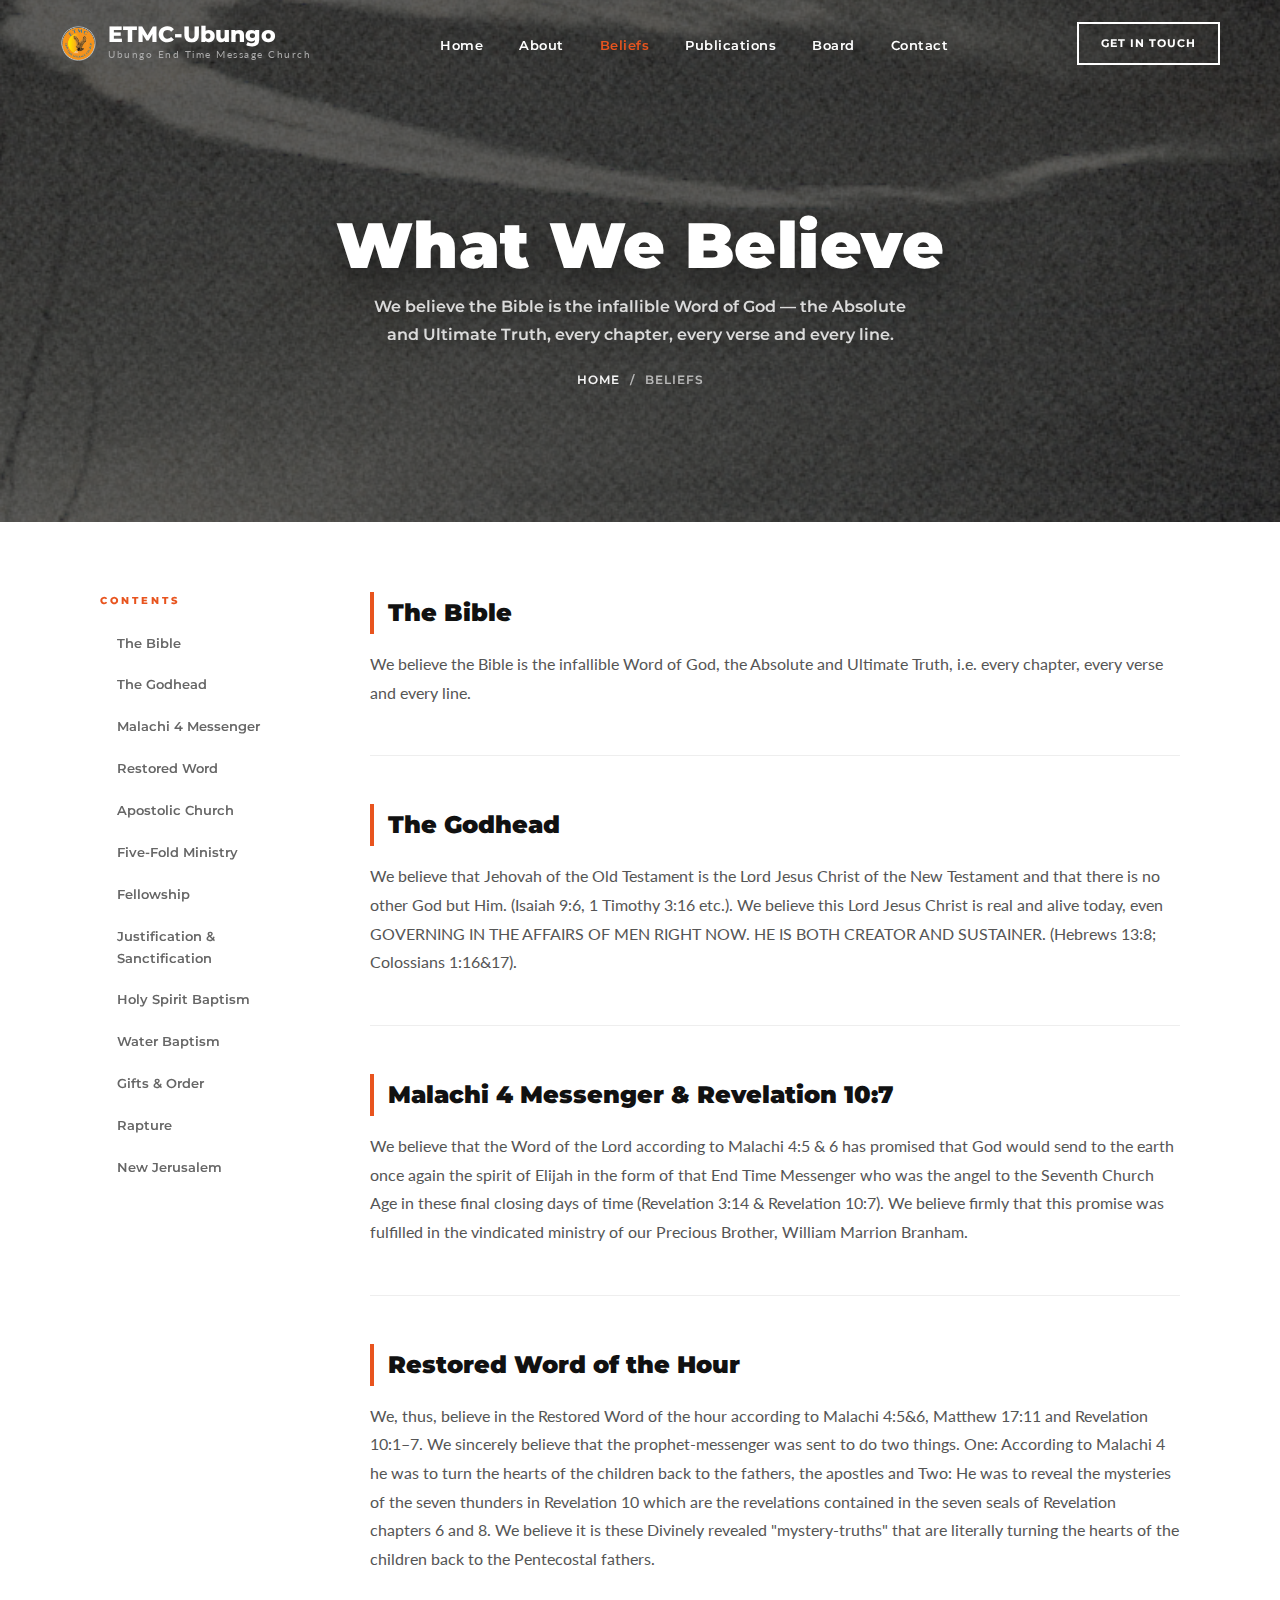
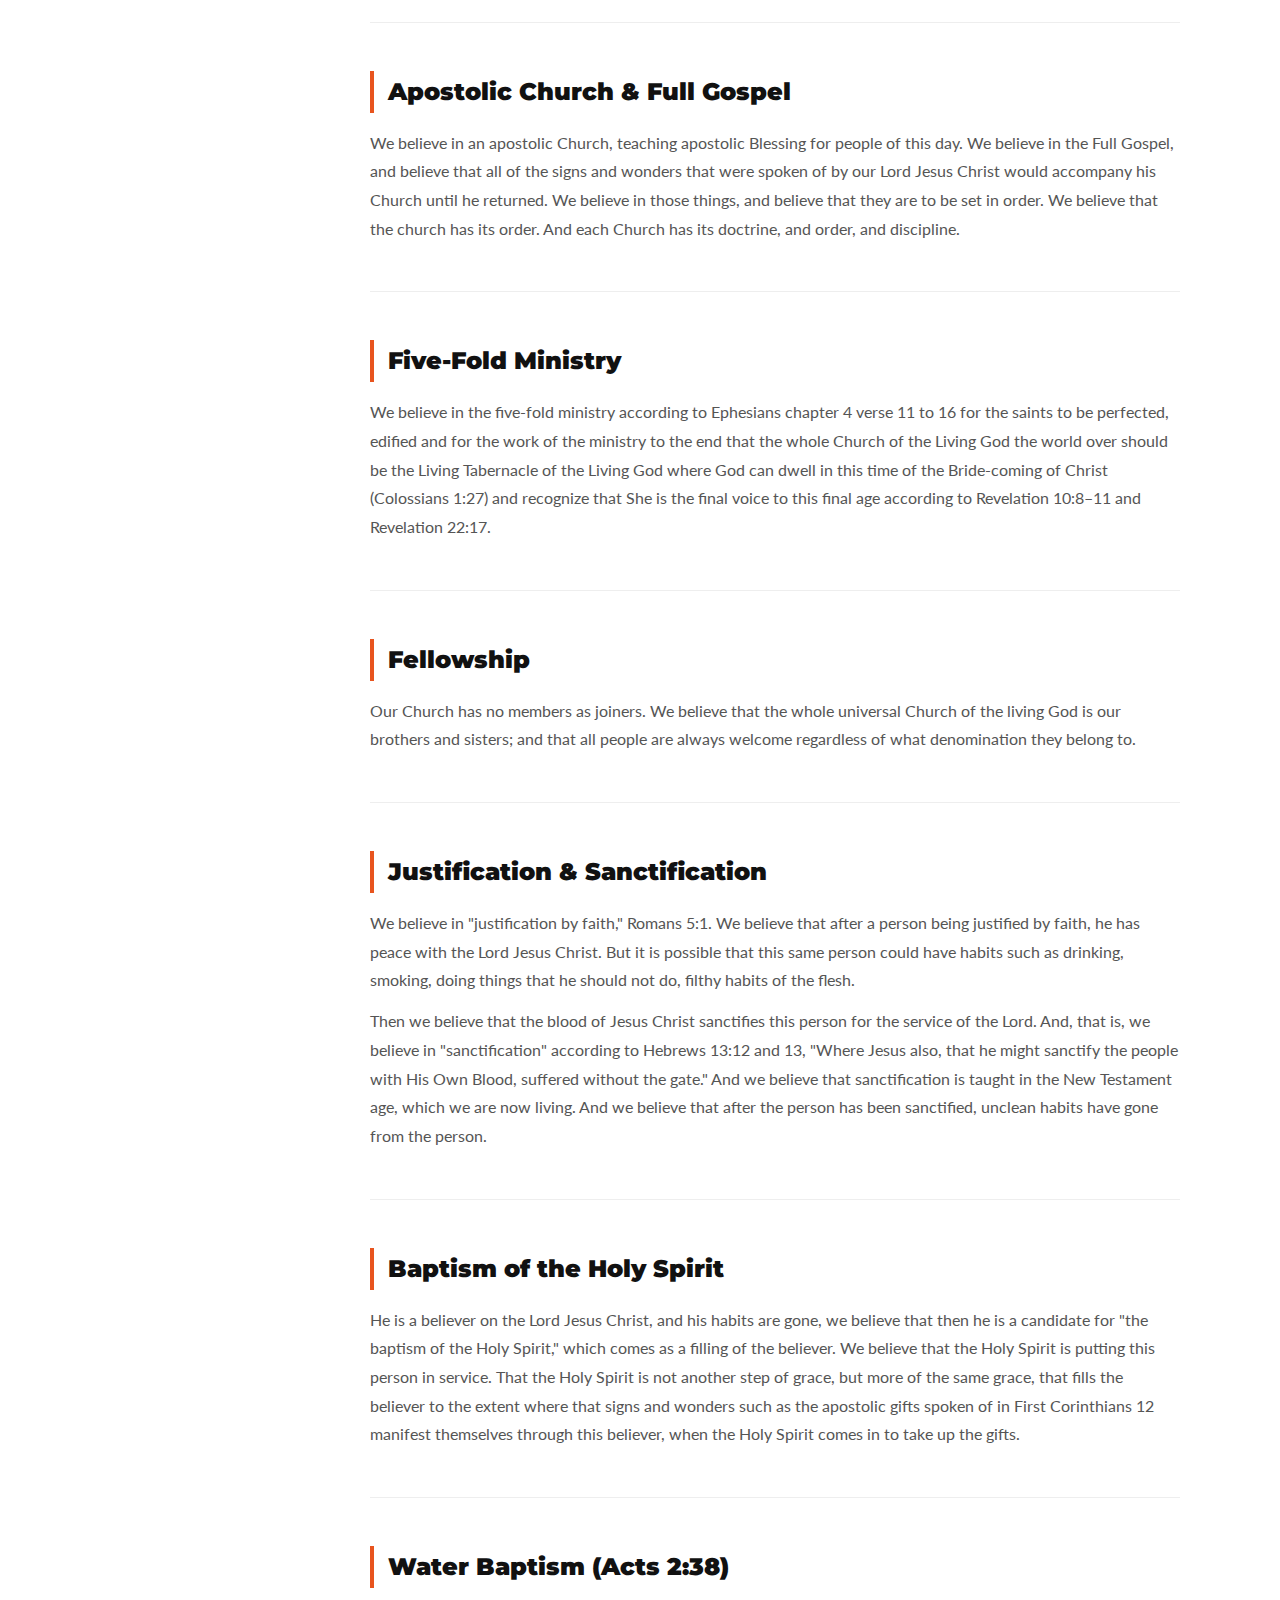
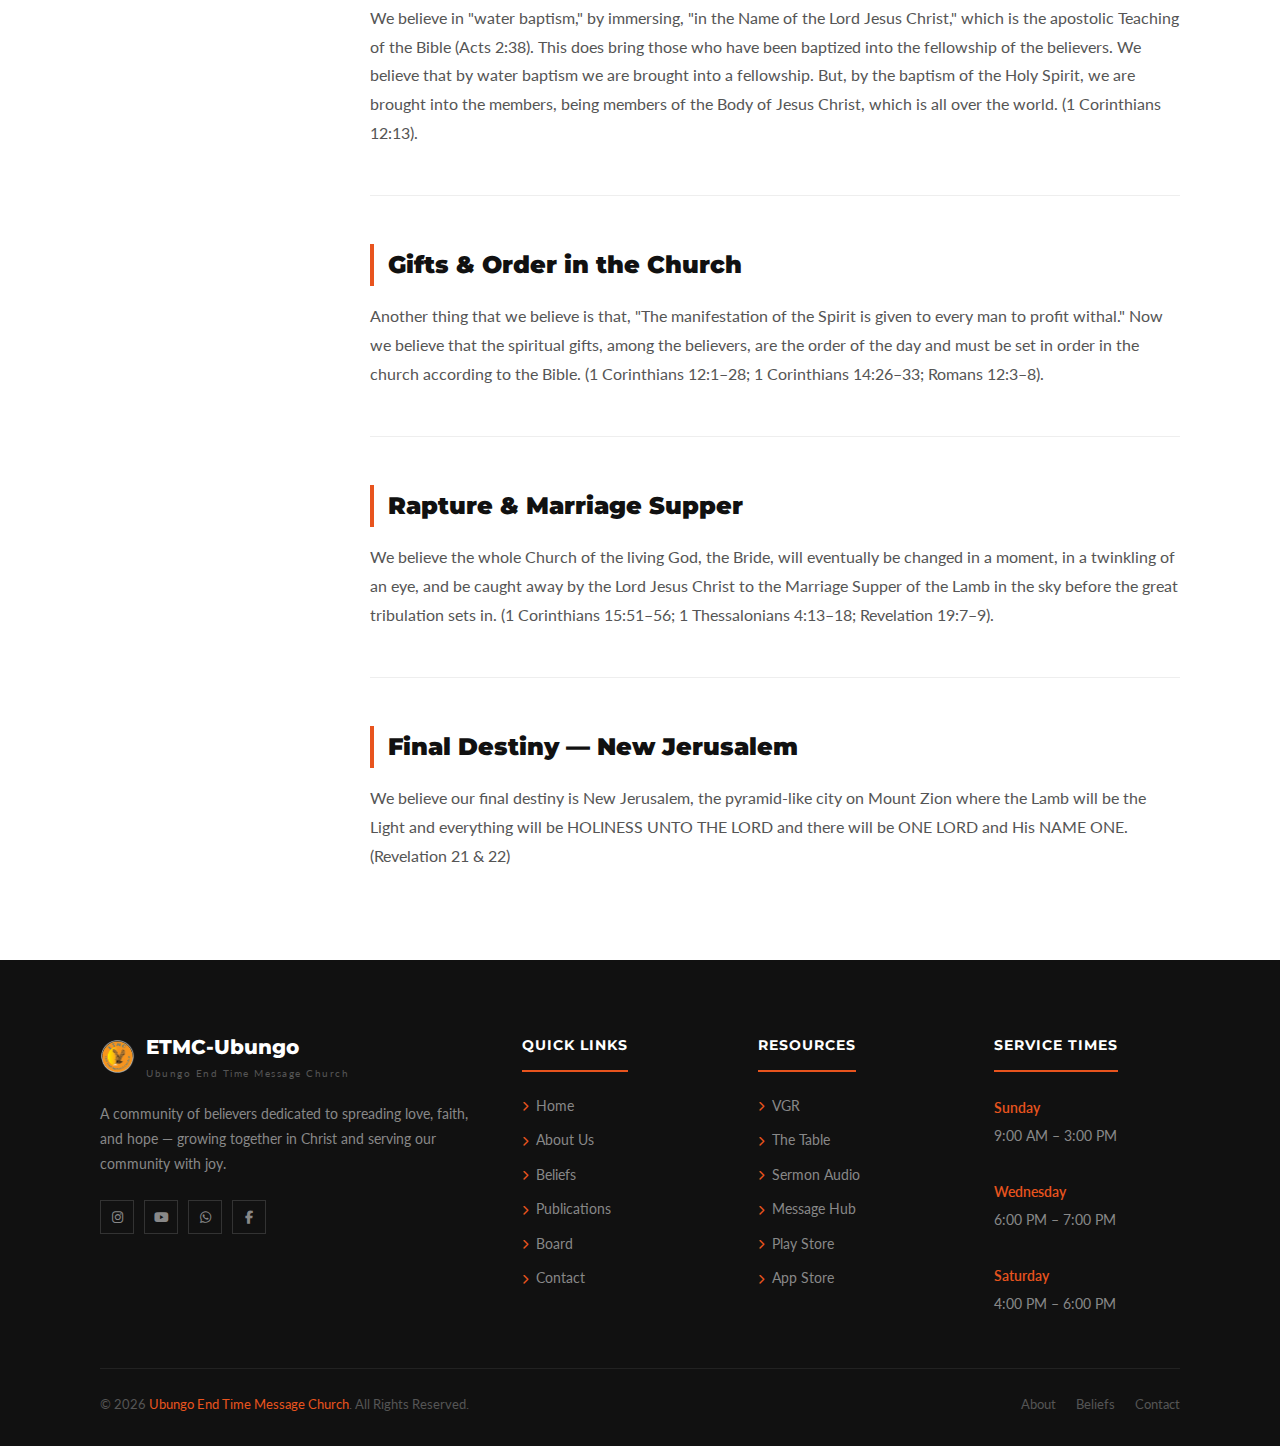
<file: beliefs.html>
﻿<!DOCTYPE html>
<html lang="en">
<head>
<meta charset="UTF-8">
<meta name="viewport" content="width=device-width, initial-scale=1.0">
<title>What We Believe — ETMC-Ubungo</title>
<meta name="description" content="ETMC-Ubungo's statement of faith: Bible, Godhead, the end-time messenger, apostolic church, baptism, rapture, and more." />
<link rel="icon" href="assets/logo.png" />
<link href="https://fonts.googleapis.com/css2?family=Montserrat:wght@400;600;700;800;900&family=Lato:wght@300;400;700&display=swap" rel="stylesheet">
<link rel="stylesheet" href="https://cdnjs.cloudflare.com/ajax/libs/font-awesome/6.4.0/css/all.min.css">
<style>
  *, *::before, *::after { box-sizing: border-box; margin: 0; padding: 0; }
  :root {
    --orange: #e8541e;
    --dark:   #111;
    --navy:   #1e3a5f;
    --light-bg: #f7f7f7;
    --text-muted: #555;
  }
  html { scroll-behavior: smooth; }
  body { font-family: 'Lato', sans-serif; color: #333; background: #fff; overflow-x: hidden; line-height: 1.75; }
  a { text-decoration: none; color: inherit; }

  /* CONTAINER */
  .container { max-width: 1200px; margin: 0 auto; padding-left: 60px; padding-right: 60px; }

  /* ── NAVBAR (ALL selectors scoped to #mainNav) ── */
  #mainNav {
    position: fixed; top: 0; left: 0; width: 100%;
    display: flex; align-items: center; justify-content: space-between;
    padding: 22px 60px; z-index: 1000;
    transition: background .3s, box-shadow .3s, padding .3s;
  }
  #mainNav.scrolled                    { background: #fff; box-shadow: 0 2px 20px rgba(0,0,0,.1); padding: 14px 60px; }
  #mainNav.scrolled .logo-text         { color: var(--dark); }
  #mainNav.scrolled .logo-sub          { color: #777; }
  #mainNav.scrolled ul li a            { color: #333; }
  #mainNav.scrolled .btn-cta           { border-color: var(--dark); color: var(--dark); }
  #mainNav.scrolled .btn-cta:hover     { background: var(--dark); color: #fff; }
  #mainNav .logo                       { display: flex; align-items: center; gap: 10px; }
  #mainNav .logo-img                   { width: 38px; height: 38px; object-fit: contain; flex-shrink: 0; }
  #mainNav .logo-text                  { color: #fff; font-family: 'Montserrat', sans-serif; font-weight: 800; font-size: 22px; line-height: 1; transition: color .3s; }
  #mainNav .logo-sub                   { color: #aaa; font-size: 10px; letter-spacing: 1.5px; transition: color .3s; }
  #mainNav ul                          { list-style: none; display: flex; gap: 36px; }
  #mainNav ul li a                     { color: #fff; font-family: 'Montserrat', sans-serif; font-weight: 600; font-size: 13px; letter-spacing: 0.5px; transition: color .2s; }
  #mainNav ul li a:hover,
  #mainNav ul li a[aria-current="page"] { color: var(--orange); }
  #mainNav .btn-cta {
    border: 2px solid #fff; color: #fff; padding: 10px 22px;
    font-family: 'Montserrat', sans-serif; font-weight: 700; font-size: 11px;
    letter-spacing: 1px; transition: all .2s; text-transform: uppercase; white-space: nowrap;
  }
  #mainNav .btn-cta:hover { background: #fff; color: var(--dark); }

  /* PAGE BANNER */
  .page-banner {
    position: relative;
    background: url('assets/cloud1.jpg') center 40%/cover no-repeat;
    color: #fff; min-height: 58vh; display: flex; align-items: center;
    padding: 170px 0 90px; text-align: center;
  }
  .page-banner::before { content: ''; position: absolute; inset: 0; background: rgba(0,0,0,.62); }
  .page-banner .container { position: relative; z-index: 1; display: flex; flex-direction: column; align-items: center; }
  .page-title {
    font-family: 'Montserrat', sans-serif; font-weight: 900;
    font-size: clamp(40px, 5vw, 80px); letter-spacing: 0.5px; line-height: 1.05;
    margin-bottom: 14px; text-shadow: 0 12px 40px rgba(0,0,0,.55);
  }
  .page-subtitle {
    font-family: 'Montserrat', sans-serif; font-size: clamp(13px, 1.4vw, 16px); font-weight: 600;
    color: rgba(255,255,255,.82); max-width: 640px;
    margin-bottom: 20px; text-shadow: 0 4px 16px rgba(0,0,0,.5); text-wrap: balance;
  }
  .breadcrumb {
    display: inline-flex; align-items: center; gap: 10px;
    font-family: 'Montserrat', sans-serif; font-weight: 600; font-size: 12px;
    letter-spacing: 1px; text-transform: uppercase; color: rgba(255,255,255,.9);
  }
  .breadcrumb a                  { color: rgba(255,255,255,.95); transition: color .2s; }
  .breadcrumb a:hover             { color: var(--orange); }
  .breadcrumb span                { opacity: .7; }

  /* ── BODY LAYOUT ── */
  .body-wrap { padding: 70px 0 90px; }
  .layout    { display: grid; grid-template-columns: 220px 1fr; gap: 50px; align-items: start; }

  /* ── TOC SIDEBAR (uses class selectors only, not bare nav) ── */
  .toc-sidebar { position: sticky; top: 100px; }
  .toc-label {
    font-family: 'Montserrat', sans-serif; font-weight: 800; font-size: 10px;
    letter-spacing: 3px; text-transform: uppercase; color: var(--orange);
    margin-bottom: 14px;
  }
  .toc-sidebar .toc-nav { display: flex; flex-direction: column; gap: 2px; }
  .toc-sidebar .toc-nav a {
    display: block; padding: 9px 14px; border-radius: 4px;
    font-family: 'Montserrat', sans-serif; font-size: 12.5px; font-weight: 600;
    color: #666; transition: background .2s, color .2s;
    border-left: 3px solid transparent;
  }
  .toc-sidebar .toc-nav a:hover  { background: var(--light-bg); color: var(--dark); }
  .toc-sidebar .toc-nav a.active { background: rgba(232,84,30,.08); color: var(--orange); border-left-color: var(--orange); }

  /* ── BELIEF SECTIONS ── */
  .belief-section {
    margin-bottom: 48px; padding-bottom: 48px;
    border-bottom: 1px solid #eee;
    scroll-margin-top: 110px;
  }
  .belief-section:last-child { border-bottom: none; margin-bottom: 0; padding-bottom: 0; }
  .belief-section h2 {
    font-family: 'Montserrat', sans-serif; font-weight: 900;
    font-size: clamp(18px, 2.2vw, 24px); color: var(--dark);
    margin-bottom: 16px; padding-left: 14px;
    border-left: 4px solid var(--orange);
  }
  .belief-section p {
    color: var(--text-muted); font-size: 15.5px; line-height: 1.85;
    margin-bottom: 12px;
  }
  .belief-section p:last-child { margin-bottom: 0; }

  /* FOOTER */
  footer { background: #111; color: #ccc; padding: 70px 0 30px; }
  .footer-grid { display: grid; grid-template-columns: 2fr 1fr 1fr 1fr; gap: 50px; margin-bottom: 50px; }
  .footer-logo-row { display: flex; align-items: center; gap: 10px; margin-bottom: 18px; }
  .footer-logo-img { width: 36px; height: 36px; object-fit: contain; flex-shrink: 0; }
  .footer-logo-text { color: #fff; font-family: 'Montserrat', sans-serif; font-weight: 800; font-size: 20px; }
  .footer-desc { font-size: 14px; line-height: 1.8; color: #888; margin-bottom: 24px; }
  .footer-social { display: flex; gap: 10px; }
  .footer-soc-btn { width: 34px; height: 34px; border: 1px solid #333; color: #888; display: flex; align-items: center; justify-content: center; font-size: 13px; transition: all .2s; text-decoration: none; }
  .footer-soc-btn:hover { background: var(--orange); border-color: var(--orange); color: #fff; }
  .footer-col-title { color: #fff; font-family: 'Montserrat', sans-serif; font-weight: 700; font-size: 14px; letter-spacing: 1px; text-transform: uppercase; margin-bottom: 22px; padding-bottom: 12px; border-bottom: 2px solid var(--orange); display: inline-block; }
  .footer-col ul { list-style: none; }
  .footer-col ul li { margin-bottom: 10px; }
  .footer-col ul li a { color: #888; font-size: 14px; transition: color .2s; display: flex; align-items: center; gap: 8px; }
  .footer-col ul li a i { font-size: 10px; color: var(--orange); }
  .footer-col ul li a:hover { color: var(--orange); }
  .footer-service-time { font-size: 14px; color: #888; line-height: 2; }
  .footer-service-time span { color: var(--orange); font-weight: 600; }
  .footer-bottom { border-top: 1px solid #222; padding-top: 24px; display: flex; justify-content: space-between; align-items: center; }
  .footer-copy { font-size: 13px; color: #555; }
  .footer-copy a { color: var(--orange); }
  .footer-bottom-links { display: flex; gap: 20px; }
  .footer-bottom-links a { font-size: 13px; color: #555; transition: color .2s; }
  .footer-bottom-links a:hover { color: var(--orange); }

  /* RESPONSIVE */
  @media (max-width: 1024px) {
    .container { padding-left: 32px; padding-right: 32px; }
    #mainNav, #mainNav.scrolled { padding: 18px 32px; }
    .layout { grid-template-columns: 190px 1fr; gap: 36px; }
  }
  @media (max-width: 900px) {
    .container { padding-left: 24px; padding-right: 24px; }
    .layout { grid-template-columns: 1fr; }
    .toc-sidebar { display: none; }
  }
  @media (max-width: 768px) {
    #mainNav ul { display: none; }
    .container { padding-left: 20px; padding-right: 20px; }
    #mainNav, #mainNav.scrolled { padding: 16px 20px; }
    .footer-grid { grid-template-columns: 1fr 1fr; gap: 30px; }
    .footer-bottom { flex-direction: column; gap: 14px; text-align: center; }
  }
  @media (max-width: 520px) {
    .container { padding-left: 16px; padding-right: 16px; }
    .footer-grid { grid-template-columns: 1fr; }
  }
</style>
</head>
<body>

<!-- NAVBAR -->
<nav id="mainNav" aria-label="Primary navigation">
  <div class="logo">
    <img class="logo-img" src="assets/logo.png" alt="ETMC-Ubungo logo">
    <div>
      <div class="logo-text">ETMC-Ubungo</div>
      <div class="logo-sub">Ubungo End Time Message Church</div>
    </div>
  </div>
  <ul>
    <li><a href="index2.html">Home</a></li>
    <li><a href="about.html">About</a></li>
    <li><a href="beliefs.html" aria-current="page">Beliefs</a></li>
    <li><a href="publications.html">Publications</a></li>
    <li><a href="board2.html">Board</a></li>
    <li><a href="contact2.html">Contact</a></li>
  </ul>
  <a href="contact2.html" class="btn-cta">GET IN TOUCH</a>
</nav>

<!-- PAGE BANNER -->
<header class="page-banner" aria-label="Page banner">
  <div class="container">
    <div class="page-title">What We Believe</div>
    <p class="page-subtitle">We believe the Bible is the infallible Word of God — the Absolute and Ultimate Truth, every chapter, every verse and every line.</p>
    <nav class="breadcrumb" aria-label="Breadcrumb">
      <a href="index2.html">Home</a>
      <span aria-hidden="true">/</span>
      <span>Beliefs</span>
    </nav>
  </div>
</header>

<!-- MAIN BODY -->
<div class="body-wrap">
  <div class="container">
    <div class="layout">

      <!-- STICKY TOC -->
      <aside class="toc-sidebar" aria-label="Table of contents">
        <p class="toc-label">Contents</p>
        <nav class="toc-nav">
          <a href="#bible">The Bible</a>
          <a href="#godhead">The Godhead</a>
          <a href="#malachi4">Malachi 4 Messenger</a>
          <a href="#restored">Restored Word</a>
          <a href="#apostolic">Apostolic Church</a>
          <a href="#fivefold">Five-Fold Ministry</a>
          <a href="#fellowship">Fellowship</a>
          <a href="#salvation">Justification &amp; Sanctification</a>
          <a href="#holyspirit">Holy Spirit Baptism</a>
          <a href="#baptism">Water Baptism</a>
          <a href="#gifts">Gifts &amp; Order</a>
          <a href="#rapture">Rapture</a>
          <a href="#newjerusalem">New Jerusalem</a>
        </nav>
      </aside>

      <!-- BELIEF SECTIONS -->
      <div>
        <section id="bible" class="belief-section">
          <h2>The Bible</h2>
          <p>We believe the Bible is the infallible Word of God, the Absolute and Ultimate Truth, i.e. every chapter, every verse and every line.</p>
        </section>

        <section id="godhead" class="belief-section">
          <h2>The Godhead</h2>
          <p>We believe that Jehovah of the Old Testament is the Lord Jesus Christ of the New Testament and that there is no other God but Him. (Isaiah 9:6, 1 Timothy 3:16 etc.). We believe this Lord Jesus Christ is real and alive today, even GOVERNING IN THE AFFAIRS OF MEN RIGHT NOW. HE IS BOTH CREATOR AND SUSTAINER. (Hebrews 13:8; Colossians 1:16&amp;17).</p>
        </section>

        <section id="malachi4" class="belief-section">
          <h2>Malachi 4 Messenger &amp; Revelation 10:7</h2>
          <p>We believe that the Word of the Lord according to Malachi 4:5 &amp; 6 has promised that God would send to the earth once again the spirit of Elijah in the form of that End Time Messenger who was the angel to the Seventh Church Age in these final closing days of time (Revelation 3:14 &amp; Revelation 10:7). We believe firmly that this promise was fulfilled in the vindicated ministry of our Precious Brother, William Marrion Branham.</p>
        </section>

        <section id="restored" class="belief-section">
          <h2>Restored Word of the Hour</h2>
          <p>We, thus, believe in the Restored Word of the hour according to Malachi 4:5&amp;6, Matthew 17:11 and Revelation 10:1–7. We sincerely believe that the prophet-messenger was sent to do two things. One: According to Malachi 4 he was to turn the hearts of the children back to the fathers, the apostles and Two: He was to reveal the mysteries of the seven thunders in Revelation 10 which are the revelations contained in the seven seals of Revelation chapters 6 and 8. We believe it is these Divinely revealed "mystery-truths" that are literally turning the hearts of the children back to the Pentecostal fathers.</p>
        </section>

        <section id="apostolic" class="belief-section">
          <h2>Apostolic Church &amp; Full Gospel</h2>
          <p>We believe in an apostolic Church, teaching apostolic Blessing for people of this day. We believe in the Full Gospel, and believe that all of the signs and wonders that were spoken of by our Lord Jesus Christ would accompany his Church until he returned. We believe in those things, and believe that they are to be set in order. We believe that the church has its order. And each Church has its doctrine, and order, and discipline.</p>
        </section>

        <section id="fivefold" class="belief-section">
          <h2>Five-Fold Ministry</h2>
          <p>We believe in the five-fold ministry according to Ephesians chapter 4 verse 11 to 16 for the saints to be perfected, edified and for the work of the ministry to the end that the whole Church of the Living God the world over should be the Living Tabernacle of the Living God where God can dwell in this time of the Bride-coming of Christ (Colossians 1:27) and recognize that She is the final voice to this final age according to Revelation 10:8–11 and Revelation 22:17.</p>
        </section>

        <section id="fellowship" class="belief-section">
          <h2>Fellowship</h2>
          <p>Our Church has no members as joiners. We believe that the whole universal Church of the living God is our brothers and sisters; and that all people are always welcome regardless of what denomination they belong to.</p>
        </section>

        <section id="salvation" class="belief-section">
          <h2>Justification &amp; Sanctification</h2>
          <p>We believe in "justification by faith," Romans 5:1. We believe that after a person being justified by faith, he has peace with the Lord Jesus Christ. But it is possible that this same person could have habits such as drinking, smoking, doing things that he should not do, filthy habits of the flesh.</p>
          <p>Then we believe that the blood of Jesus Christ sanctifies this person for the service of the Lord. And, that is, we believe in "sanctification" according to Hebrews 13:12 and 13, "Where Jesus also, that he might sanctify the people with His Own Blood, suffered without the gate." And we believe that sanctification is taught in the New Testament age, which we are now living. And we believe that after the person has been sanctified, unclean habits have gone from the person.</p>
        </section>

        <section id="holyspirit" class="belief-section">
          <h2>Baptism of the Holy Spirit</h2>
          <p>He is a believer on the Lord Jesus Christ, and his habits are gone, we believe that then he is a candidate for "the baptism of the Holy Spirit," which comes as a filling of the believer. We believe that the Holy Spirit is putting this person in service. That the Holy Spirit is not another step of grace, but more of the same grace, that fills the believer to the extent where that signs and wonders such as the apostolic gifts spoken of in First Corinthians 12 manifest themselves through this believer, when the Holy Spirit comes in to take up the gifts.</p>
        </section>

        <section id="baptism" class="belief-section">
          <h2>Water Baptism (Acts 2:38)</h2>
          <p>We believe in "water baptism," by immersing, "in the Name of the Lord Jesus Christ," which is the apostolic Teaching of the Bible (Acts 2:38). This does bring those who have been baptized into the fellowship of the believers. We believe that by water baptism we are brought into a fellowship. But, by the baptism of the Holy Spirit, we are brought into the members, being members of the Body of Jesus Christ, which is all over the world. (1 Corinthians 12:13).</p>
        </section>

        <section id="gifts" class="belief-section">
          <h2>Gifts &amp; Order in the Church</h2>
          <p>Another thing that we believe is that, "The manifestation of the Spirit is given to every man to profit withal." Now we believe that the spiritual gifts, among the believers, are the order of the day and must be set in order in the church according to the Bible. (1 Corinthians 12:1–28; 1 Corinthians 14:26–33; Romans 12:3–8).</p>
        </section>

        <section id="rapture" class="belief-section">
          <h2>Rapture &amp; Marriage Supper</h2>
          <p>We believe the whole Church of the living God, the Bride, will eventually be changed in a moment, in a twinkling of an eye, and be caught away by the Lord Jesus Christ to the Marriage Supper of the Lamb in the sky before the great tribulation sets in. (1 Corinthians 15:51–56; 1 Thessalonians 4:13–18; Revelation 19:7–9).</p>
        </section>

        <section id="newjerusalem" class="belief-section">
          <h2>Final Destiny — New Jerusalem</h2>
          <p>We believe our final destiny is New Jerusalem, the pyramid-like city on Mount Zion where the Lamb will be the Light and everything will be HOLINESS UNTO THE LORD and there will be ONE LORD and His NAME ONE. (Revelation 21 &amp; 22)</p>
        </section>
      </div>

    </div><!-- /.layout -->
  </div><!-- /.container -->
</div><!-- /.body-wrap -->

<!-- FOOTER -->
<footer aria-label="Site footer">
  <div class="container">
    <div class="footer-grid">

      <div class="footer-col">
        <div class="footer-logo-row">
          <img class="footer-logo-img" src="assets/logo.png" alt="ETMC-Ubungo logo">
          <div>
            <div class="footer-logo-text">ETMC-Ubungo</div>
            <div style="color:#555;font-size:10px;letter-spacing:1.5px;">Ubungo End Time Message Church</div>
          </div>
        </div>
        <p class="footer-desc">A community of believers dedicated to spreading love, faith, and hope — growing together in Christ and serving our community with joy.</p>
        <div class="footer-social">
          <a href="https://www.instagram.com/ubungoendtime" target="_blank" rel="noopener" class="footer-soc-btn" aria-label="Instagram"><i class="fab fa-instagram"></i></a>
          <a href="https://www.youtube.com/channel/UC-VyNWrLxPGvkyG8XFtlyyw" target="_blank" rel="noopener" class="footer-soc-btn" aria-label="YouTube"><i class="fab fa-youtube"></i></a>
          <a href="https://wa.me/255742398600" target="_blank" rel="noopener" class="footer-soc-btn" aria-label="WhatsApp"><i class="fab fa-whatsapp"></i></a>
          <a href="#" class="footer-soc-btn" aria-label="Facebook"><i class="fab fa-facebook-f"></i></a>
        </div>
      </div>

      <div class="footer-col">
        <div class="footer-col-title">Quick Links</div>
        <ul>
          <li><a href="index2.html"><i class="fas fa-chevron-right"></i> Home</a></li>
          <li><a href="about.html"><i class="fas fa-chevron-right"></i> About Us</a></li>
          <li><a href="beliefs.html"><i class="fas fa-chevron-right"></i> Beliefs</a></li>
          <li><a href="publications.html"><i class="fas fa-chevron-right"></i> Publications</a></li>
          <li><a href="board2.html"><i class="fas fa-chevron-right"></i> Board</a></li>
          <li><a href="contact2.html"><i class="fas fa-chevron-right"></i> Contact</a></li>
        </ul>
      </div>

      <div class="footer-col">
        <div class="footer-col-title">Resources</div>
        <ul>
          <li><a href="https://branham.org" target="_blank" rel="noopener"><i class="fas fa-chevron-right"></i> VGR</a></li>
          <li><a href="https://table.branham.org" target="_blank" rel="noopener"><i class="fas fa-chevron-right"></i> The Table</a></li>
          <li><a href="https://branham.org/messageaudio" target="_blank" rel="noopener"><i class="fas fa-chevron-right"></i> Sermon Audio</a></li>
          <li><a href="https://www.messagehub.info" target="_blank" rel="noopener"><i class="fas fa-chevron-right"></i> Message Hub</a></li>
          <li><a href="https://play.google.com/store/apps/details?id=org.branham.table.app" target="_blank" rel="noopener"><i class="fas fa-chevron-right"></i> Play Store</a></li>
          <li><a href="https://apps.apple.com/us/app/the-table-mobile/id589296925" target="_blank" rel="noopener"><i class="fas fa-chevron-right"></i> App Store</a></li>
        </ul>
      </div>

      <div class="footer-col">
        <div class="footer-col-title">Service Times</div>
        <div class="footer-service-time">
          <p><span>Sunday</span><br>9:00 AM &ndash; 3:00 PM</p><br>
          <p><span>Wednesday</span><br>6:00 PM &ndash; 7:00 PM</p><br>
          <p><span>Saturday</span><br>4:00 PM &ndash; 6:00 PM</p>
        </div>
      </div>

    </div>
    <div class="footer-bottom">
      <p class="footer-copy">&copy; <span id="year"></span> <a href="index2.html">Ubungo End Time Message Church</a>. All Rights Reserved.</p>
      <div class="footer-bottom-links">
        <a href="about.html">About</a>
        <a href="beliefs.html">Beliefs</a>
        <a href="contact2.html">Contact</a>
      </div>
    </div>
  </div>
</footer>

<script>
  // Navbar scroll effect
  const mainNav = document.getElementById('mainNav');
  window.addEventListener('scroll', () => mainNav.classList.toggle('scrolled', window.scrollY > 40));

  // Year
  document.getElementById('year').textContent = new Date().getFullYear();

  // Highlight active TOC link on scroll
  const tocLinks = document.querySelectorAll('.toc-nav a');
  const sections = [...document.querySelectorAll('.belief-section')];
  window.addEventListener('scroll', () => {
    const fromTop = window.scrollY + 130;
    sections.forEach(sec => {
      if (sec.offsetTop <= fromTop && sec.offsetTop + sec.offsetHeight > fromTop) {
        tocLinks.forEach(a => a.classList.remove('active'));
        const match = document.querySelector(`.toc-nav a[href="#${sec.id}"]`);
        if (match) match.classList.add('active');
      }
    });
  });
</script>

</body>
</html>
</file>
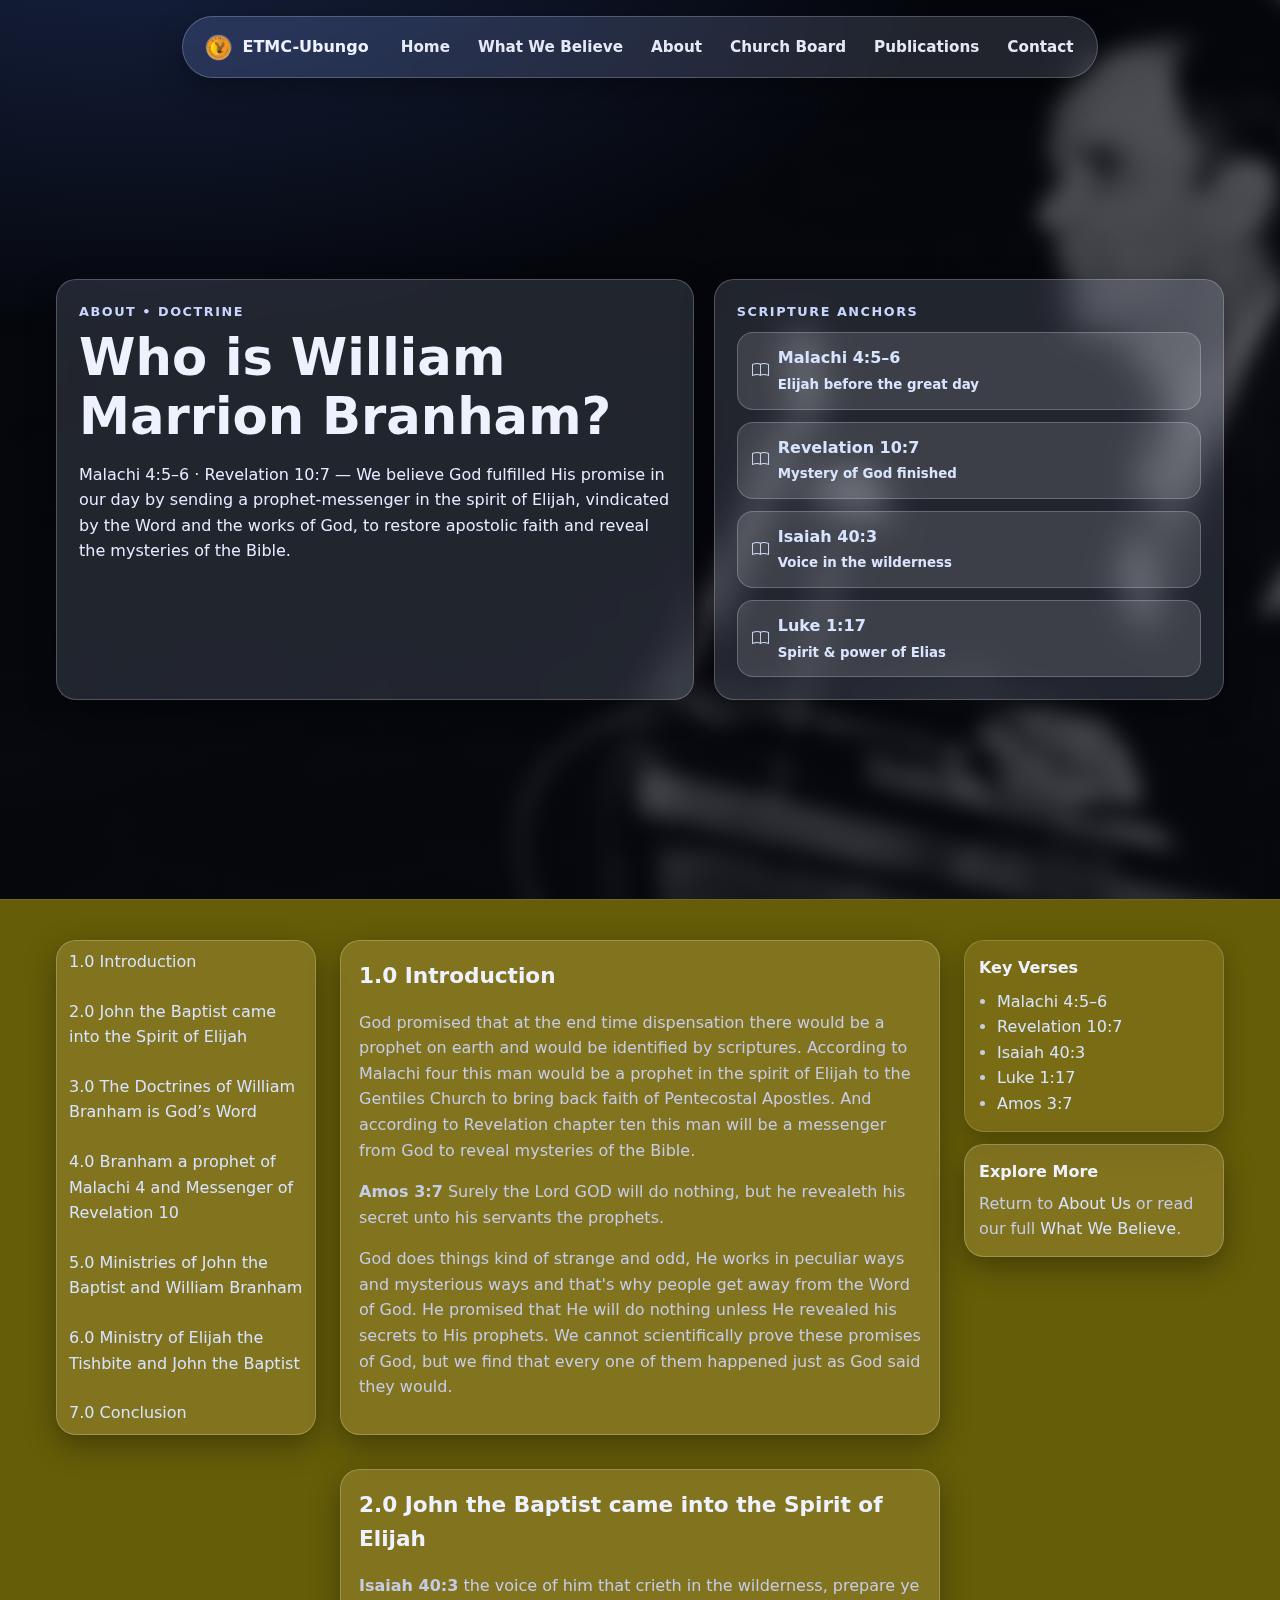
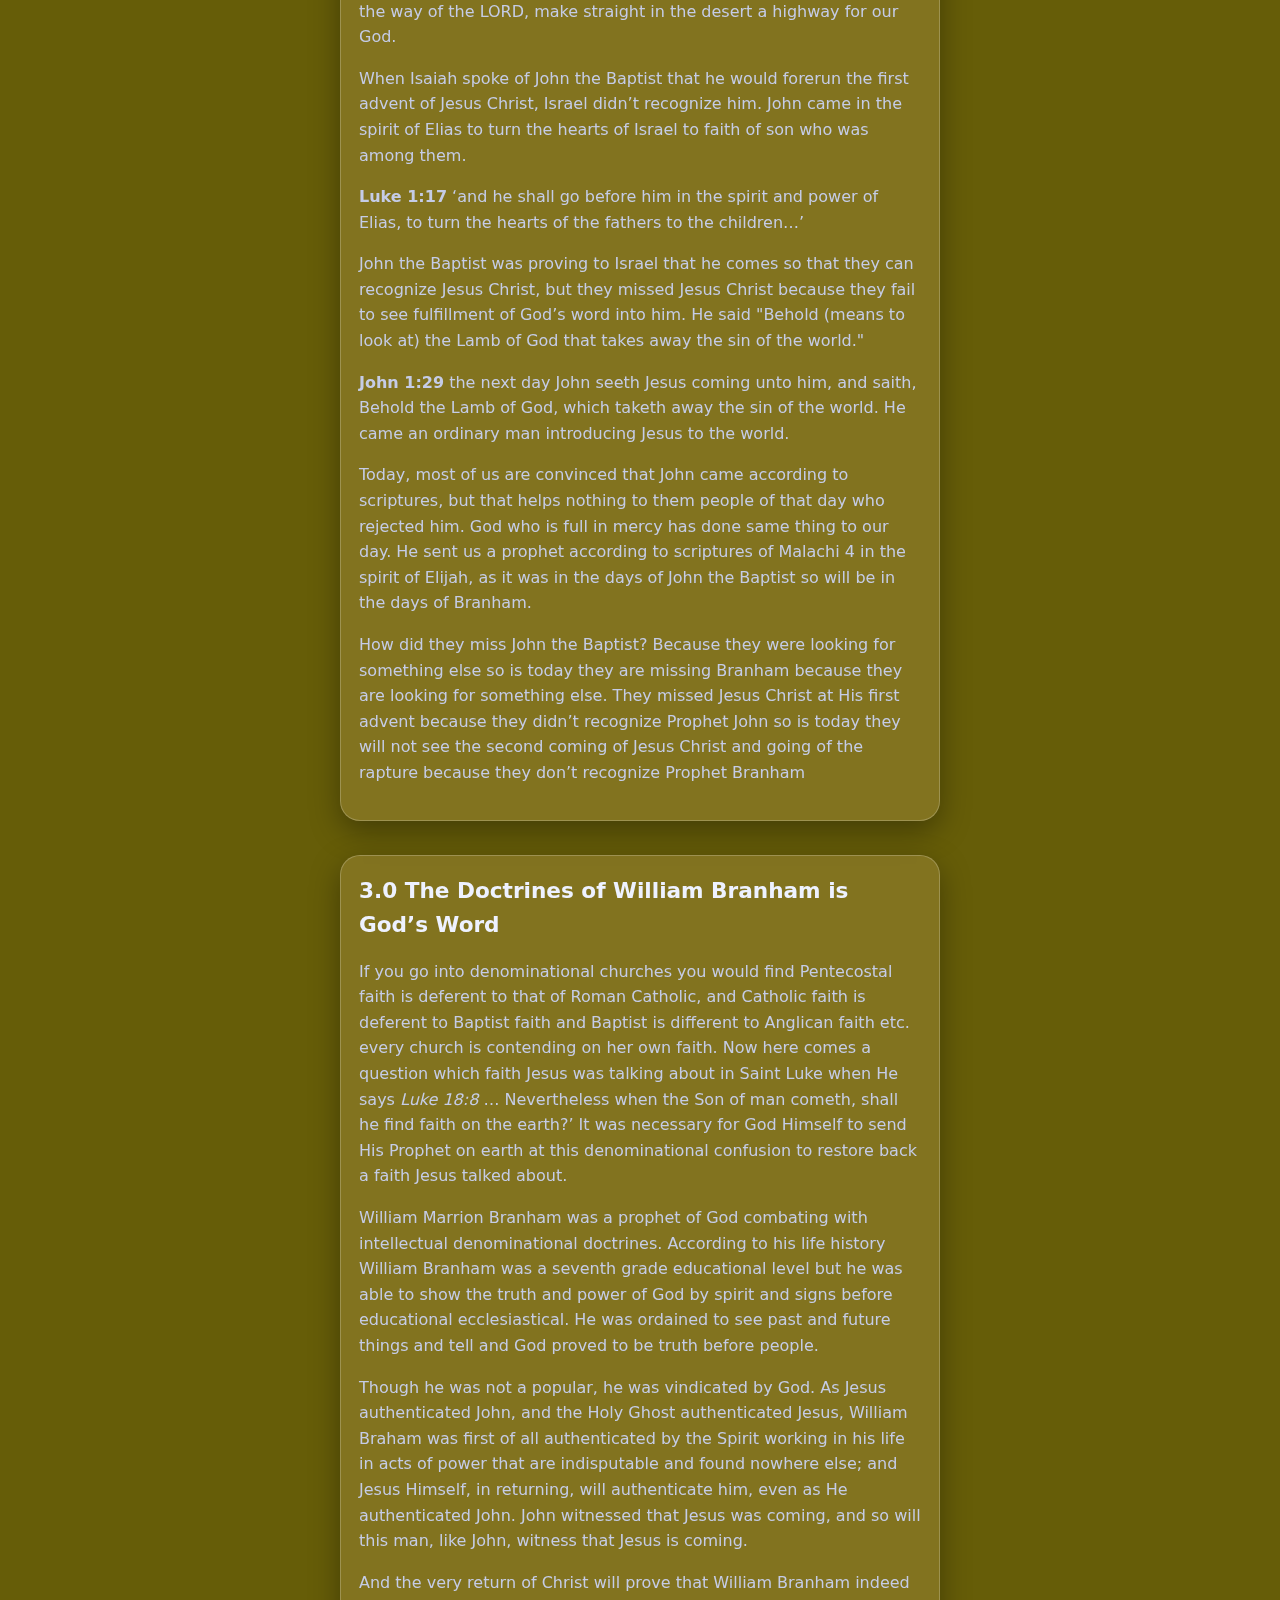
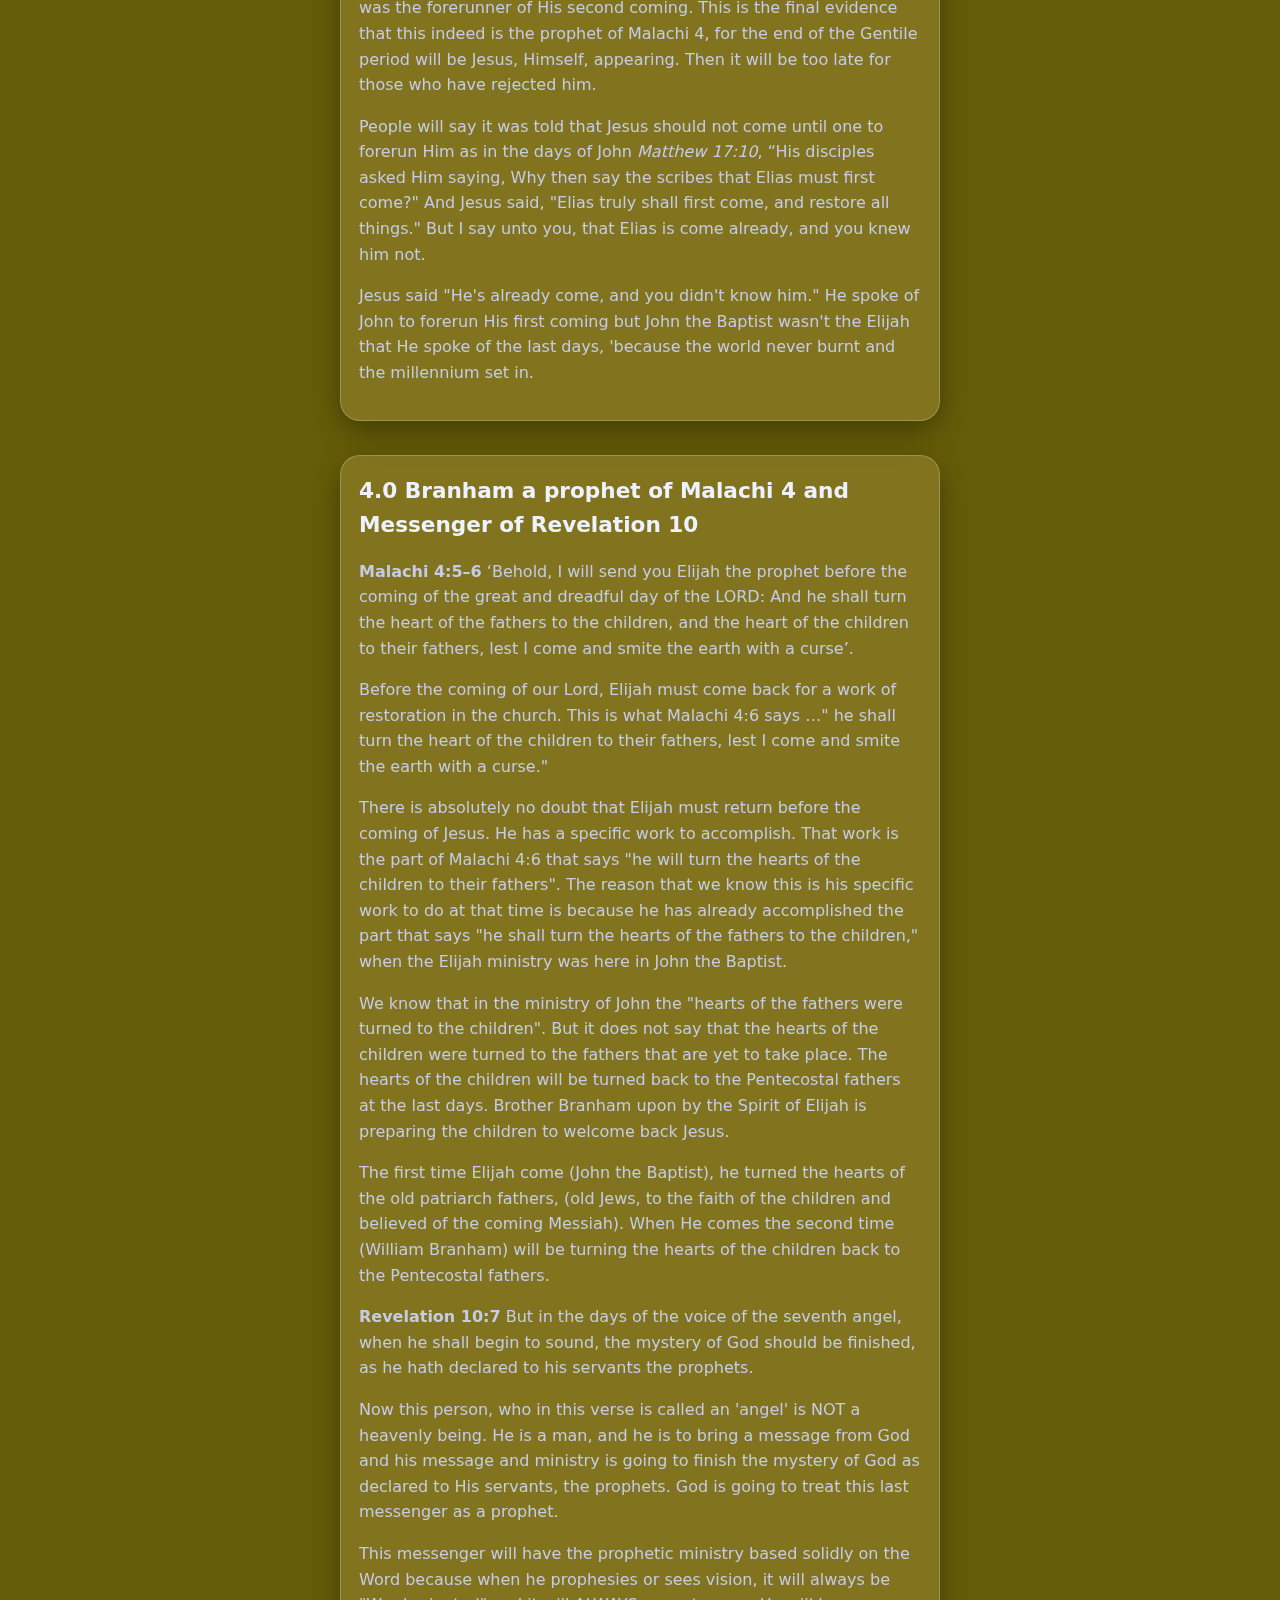
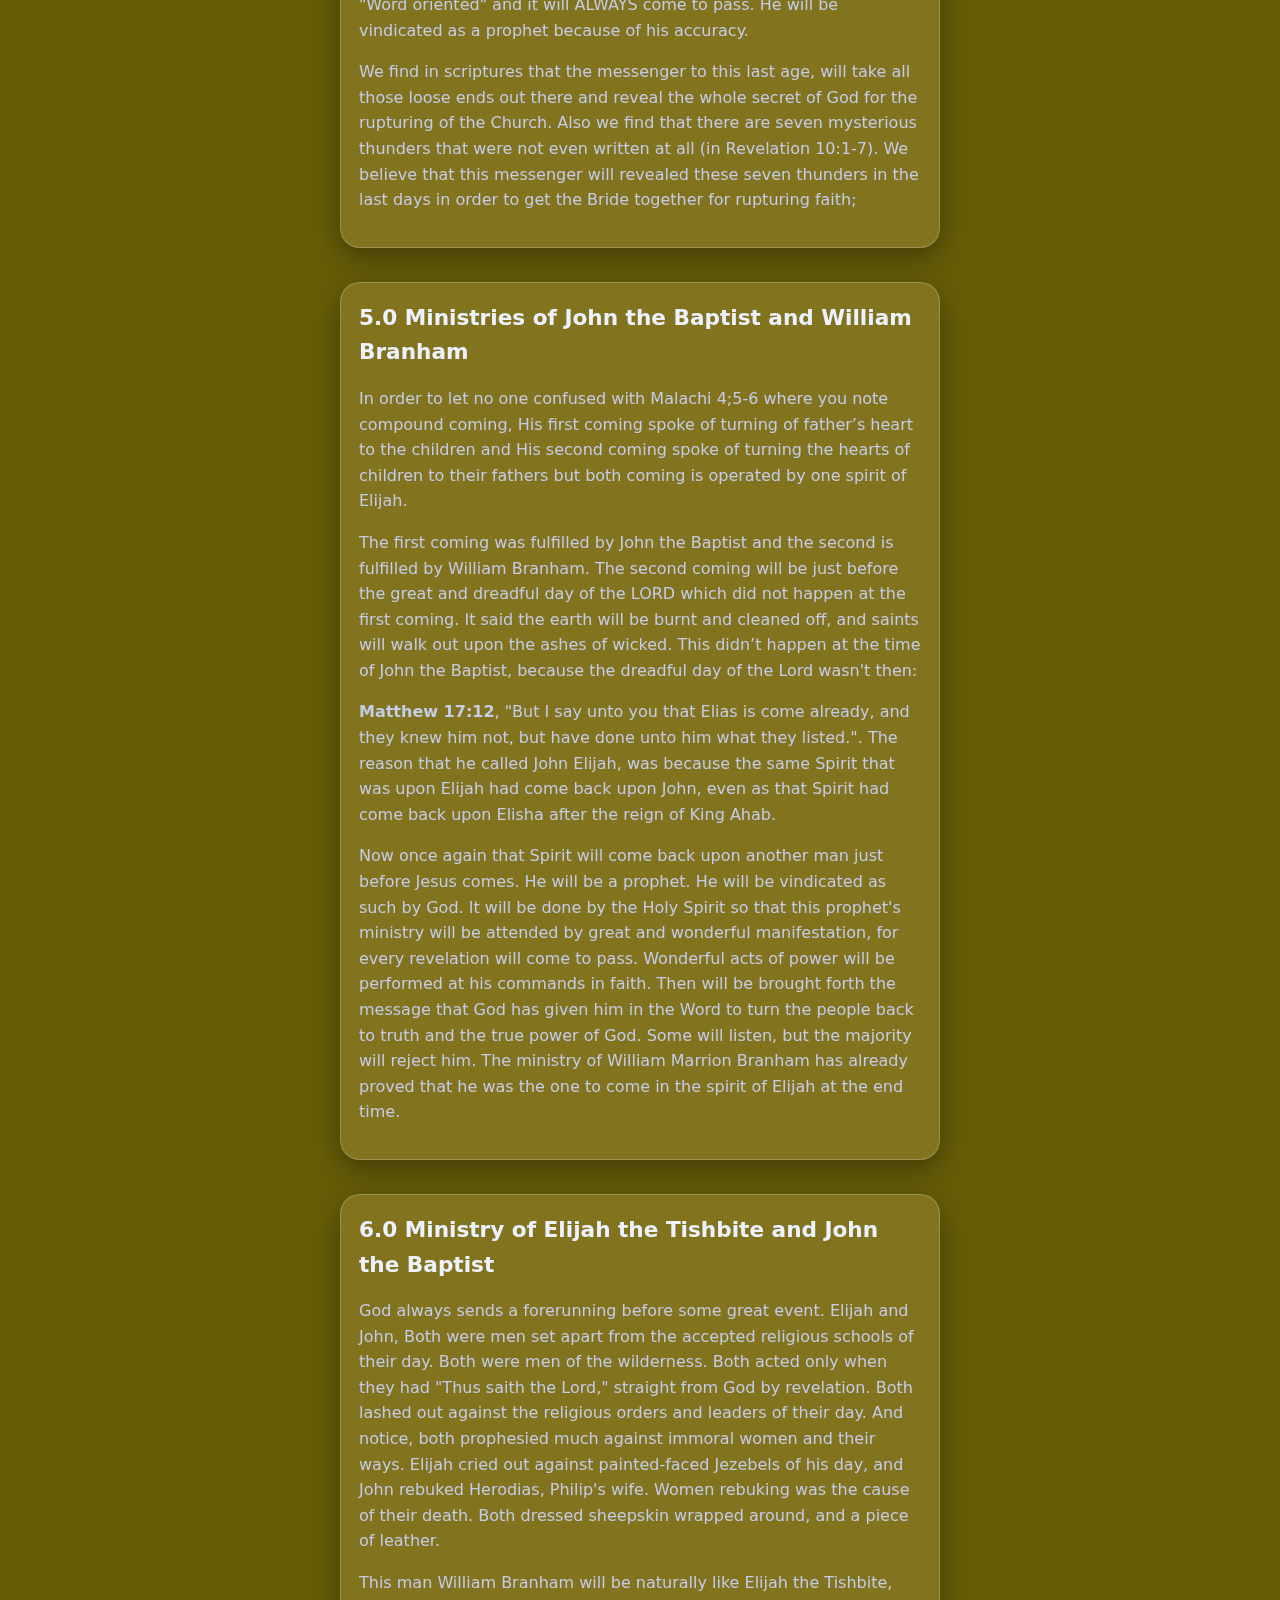
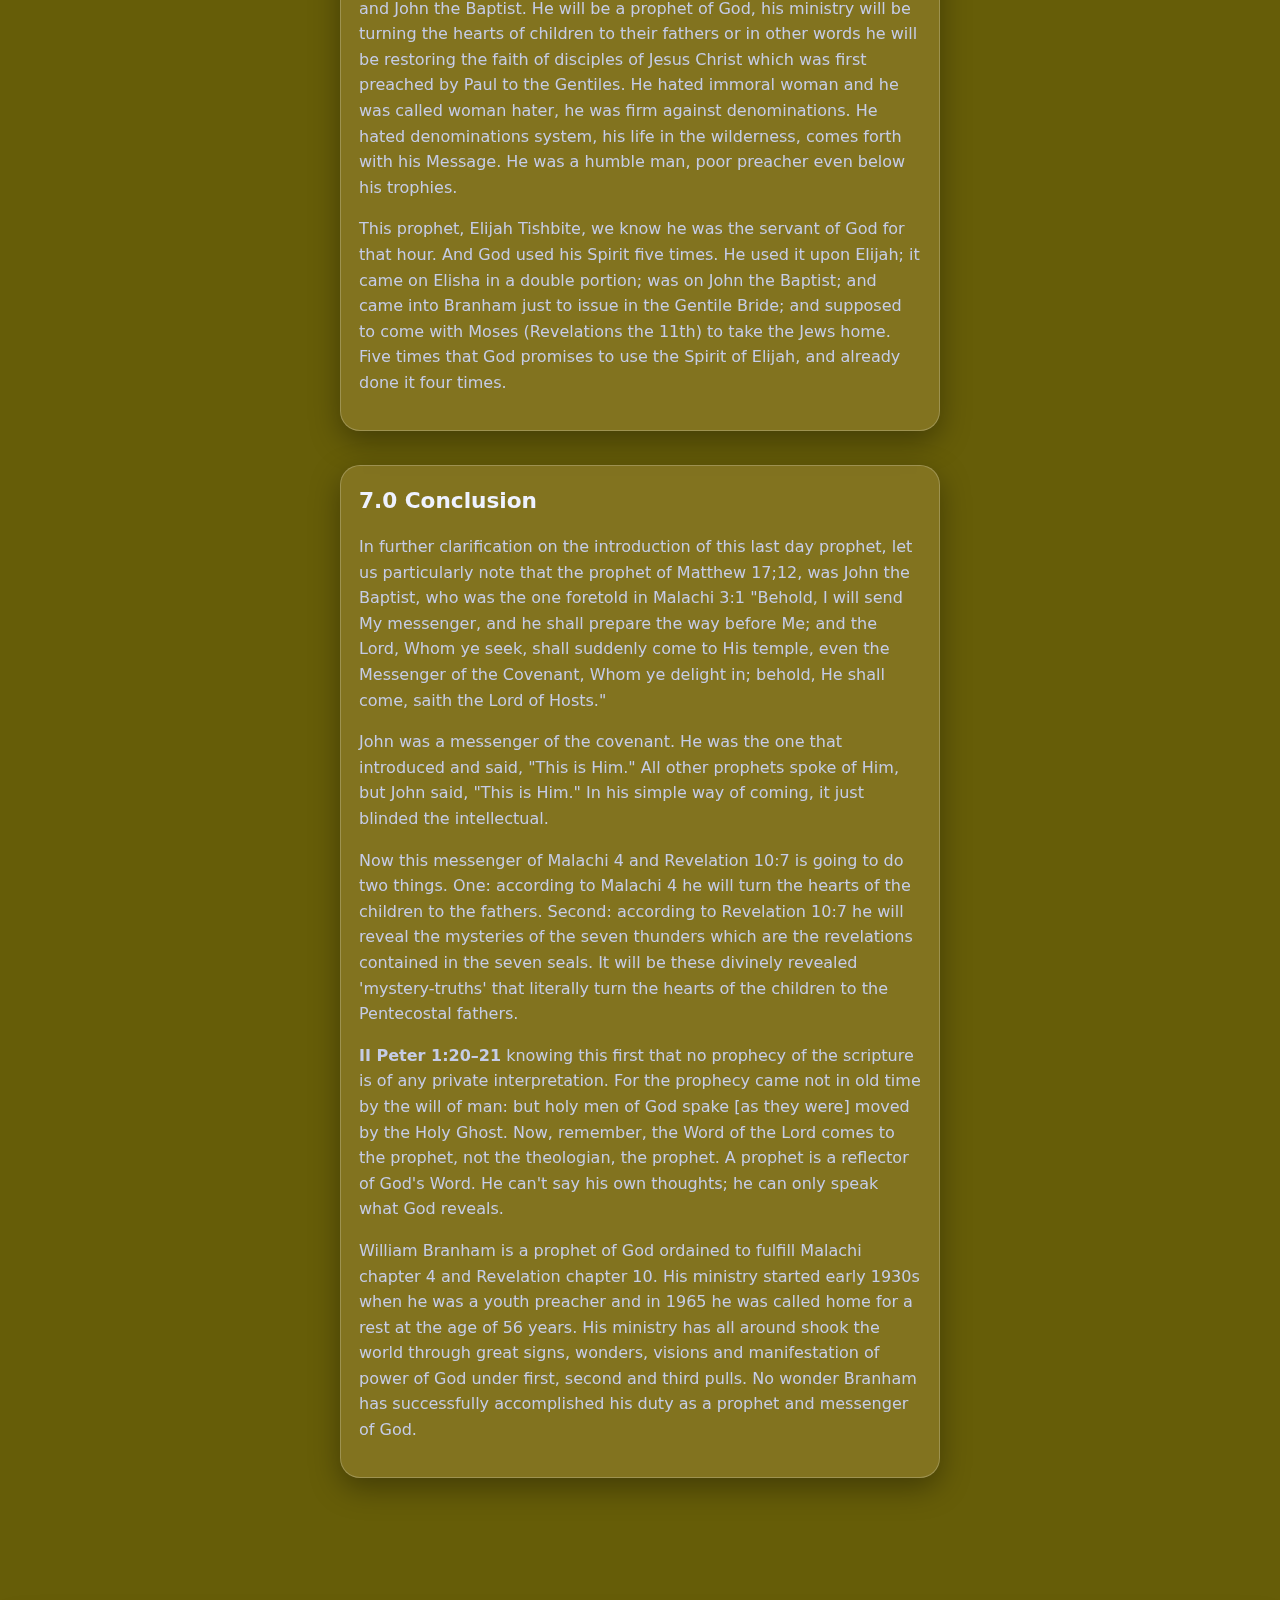
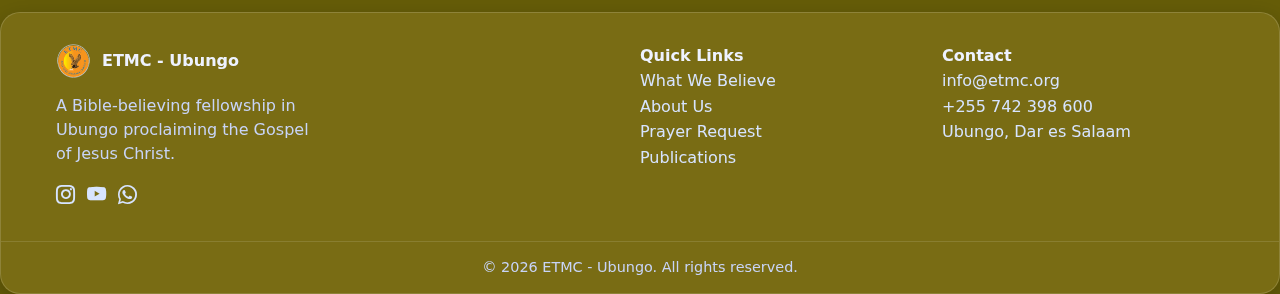
<file: branham.html>
<!DOCTYPE html>
<html lang="en">
<head>
  <meta charset="utf-8" />
  <meta name="viewport" content="width=device-width, initial-scale=1" />
  <title>Who is W. M. Branham? — ETMC - Ubungo</title>
  <meta name="description" content="An overview of the ministry of William Marrion Branham as understood by ETMC - Ubungo, with Scripture references." />
  <link rel="icon" href="../assets/logo.png" />
  <link rel="stylesheet" href="https://cdn.jsdelivr.net/npm/bootstrap-icons@1.11.3/font/bootstrap-icons.min.css">
  <style>
    :root{
      --brand:#2a4c7f; --ink:#eef2ff; --muted:#c5cce6;
      --bg:#665d08; --ring:rgba(42,76,127,.35);
      --glass-bg:rgba(255,255,255,.12); --glass-brd:rgba(255,255,255,.22);
      --glass-shadow:0 10px 30px rgba(0,0,0,.35);
      --radius:20px;
    }
    *{box-sizing:border-box}
    html{scroll-behavior:smooth}
    body{
      margin:0; font-family:ui-sans-serif, system-ui, -apple-system, Segoe UI, Roboto, Ubuntu, Arial, sans-serif;
      color:var(--ink); background:radial-gradient(1200px 600px at 20% -10%, #1a2440 0, transparent 60%), var(--bg);
      line-height:1.6;
    }
    a{color:#d7e4ff; text-decoration:none}
    a:focus, button:focus{outline:3px solid var(--ring); outline-offset:2px; border-radius:10px}

    /* Glass helpers */
    .glass{
      background:var(--glass-bg);
      -webkit-backdrop-filter:saturate(180%) blur(14px);
      backdrop-filter:saturate(180%) blur(14px);
      border:1px solid var(--glass-brd);
      box-shadow:var(--glass-shadow);
      border-radius:var(--radius);
    }
    .glass-soft{
      background:rgba(255,255,255,.08);
      -webkit-backdrop-filter:saturate(160%) blur(10px);
      backdrop-filter:saturate(160%) blur(10px);
      border:1px solid rgba(255,255,255,.16);
      box-shadow:0 8px 24px rgba(0,0,0,.25);
      border-radius:var(--radius);
    }

    /* Pill Navigation */
    .nav-wrap{position:fixed; top:16px; z-index:60; display:flex; justify-content:center; padding:0 16px; width:100%}
    .nav{display:flex; align-items:center; gap:10px; padding:10px 12px; border-radius:999px}
    .brand{display:flex; align-items:center; gap:10px; text-decoration:none; color:#eef2ff; font-weight:800; padding:6px 10px; border-radius:999px}
    .brand img{width:28px; height:28px; object-fit:contain}
    .links{display:flex; gap:4px; flex-wrap:wrap}
    .links a{color:#f0f4ff; text-decoration:none; font-weight:700; font-size:.95rem; padding:8px 12px; border-radius:999px; opacity:.95}
    .links a:hover, .links a[aria-current="page"]{background:rgba(255,255,255,.14)}
    .menu-btn{display:none; margin-left:8px; border:0; background:transparent; color:#fff; font-size:1.1rem; padding:8px 10px; border-radius:12px}

    /* HERO (foggy translucent photo) */
    .hero{
      position:relative; min-height:100vh; display:grid; place-items:center; overflow:hidden;
      border-bottom:1px solid rgba(255,255,255,.08);
    }
    .hero-bg{
      position:absolute; inset:0; z-index:-2;
      background:url('/assets/william-branham.jpg') center/cover no-repeat;
      filter:blur(10px) saturate(115%) brightness(80%); transform:scale(1.06);
    }
    .hero-overlay{
      position:absolute; inset:0; z-index:-1;
      background:
        radial-gradient(1400px 700px at 10% -10%, rgba(58,88,168,.35), transparent 60%),
        linear-gradient(to bottom, rgba(7,10,20,.55), rgba(7,10,20,.65));
    }
    .hero-inner{
      width:100%; max-width:1200px; padding:160px 16px 80px;
    }
    .hero-grid{display:grid; grid-template-columns:1.25fr 1fr; gap:20px}
    .hero-card{padding:22px}
    .kicker{color:#c7d6ff; text-transform:uppercase; letter-spacing:.12em; font-weight:800; font-size:.8rem}
    h1{margin:.35rem 0 1rem; font-size:clamp(2rem, 4vw, 3.2rem); line-height:1.15}
    .lead{color:#e6ebff; max-width:70ch}

    /* Hero pills (verse chips) */
    .pills{display:grid; gap:12px; grid-template-columns:1fr}
    .pill{
      display:flex; align-items:center; gap:10px; padding:12px 14px; border-radius:16px;
      background:rgba(255,255,255,.12); border:1px solid rgba(255,255,255,.22); font-weight:800;
    }
    .pill small{color:#d9e4ff}
    .pill i{opacity:.9}

    /* Main layout */
    .wrap{max-width:1200px; margin:0 auto; padding:40px 16px 60px}
    .layout{display:grid; grid-template-columns:260px 1fr 260px; gap:24px}
    .toc{position:sticky; top:100px; align-self:start}
    .toc nav{display:flex; flex-direction:column; gap:8px}
    .toc a{padding:8px 12px; border-radius:12px; transition:.2s}
    .toc a:hover, .toc a.active{background:rgba(255,255,255,.14)}
    .right-rail{position:sticky; top:100px; align-self:start; display:flex; flex-direction:column; gap:12px}
    .note{padding:14px}

    section.belief{margin-bottom:34px}
    .card{padding:18px}
    .belief .title{display:flex; align-items:center; gap:10px; margin-bottom:8px}
    .belief .title h2{margin:0; font-size:1.35rem}
    .muted{color:var(--muted)}

    /* Footer */
    footer{margin-top:40px; background:rgba(255,255,255,.06); border-top:1px solid rgba(255,255,255,.12)}
    footer .fwrap{max-width:1200px; margin:auto; padding:30px 16px; display:grid; gap:20px; grid-template-columns:2fr 1fr 1fr}
    footer a{color:#d7e4ff; text-decoration:none}
    .foot-note{border-top:1px solid rgba(255,255,255,.12); text-align:center; padding:14px; font-size:.9rem; color:#c8d4f7}

    /* Responsive */
    @media (max-width:1100px){
      .layout{grid-template-columns:1fr}
      .toc,.right-rail{position:static}
    }
    @media (max-width:680px){
      .links{display:none} .menu-btn{display:block}
      .links.open{display:flex; width:100%; flex-direction:column; padding:8px; gap:6px; margin-top:8px}
    }
  </style>
</head>
<body >

  <!-- Pill NAV -->
  <div class="nav-wrap" role="banner">
    <div class="nav glass" role="navigation" aria-label="Primary">
      <a class="brand" href="../index.html#home" aria-label="Home">
        <img src="../assets/logo.png" alt="Church Logo" />
        <span>ETMC-Ubungo</span>
      </a>

      <button class="menu-btn" aria-expanded="false" aria-controls="nav-links" title="Toggle navigation">☰</button>

      <nav id="nav-links" class="links">
        <a href="../index.html#home">Home</a>
        <a href="../index.html#beliefs">What We Believe</a>
        <a href="../about.html">About</a>
        <a href="../board.html">Church Board</a>
        <a href="../publications.html">Publications</a>
        <a href="../contact.html">Contact</a>
      </nav>
    </div>
  </div>

  <!-- HERO -->
  <header class="hero">
    <div class="hero-bg" aria-hidden="true"></div>
    <div class="hero-overlay" aria-hidden="true"></div>

    <div class="hero-inner">
      <div class="hero-grid">
        <!-- Left: Title & intro -->
        <div class="hero-card glass">
          <div class="kicker">About • Doctrine</div>
          <h1>Who is William Marrion Branham?</h1>
          <p class="lead">
            Malachi 4:5–6 · Revelation 10:7 — We believe God fulfilled His promise in our day by sending a
            prophet-messenger in the spirit of Elijah, vindicated by the Word and the works of God, to restore
            apostolic faith and reveal the mysteries of the Bible.
          </p>
        </div>

        <!-- Right: Scripture pills -->
        <aside class="hero-card glass">
          <div class="kicker">Scripture Anchors</div>
          <div class="pills" style="margin-top:10px">
            <a class="pill" href="#malachi-4">
              <i class="bi bi-book"></i>
              <div>
                <div><strong>Malachi 4:5–6</strong></div>
                <small>Elijah before the great day</small>
              </div>
            </a>
            <a class="pill" href="#revelation-10-7">
              <i class="bi bi-book"></i>
              <div>
                <div><strong>Revelation 10:7</strong></div>
                <small>Mystery of God finished</small>
              </div>
            </a>
            <a class="pill" href="#isaiah-40">
              <i class="bi bi-book"></i>
              <div>
                <div><strong>Isaiah 40:3</strong></div>
                <small>Voice in the wilderness</small>
              </div>
            </a>
            <a class="pill" href="#luke-1-17">
              <i class="bi bi-book"></i>
              <div>
                <div><strong>Luke 1:17</strong></div>
                <small>Spirit & power of Elias</small>
              </div>
            </a>
          </div>
        </aside>
      </div>
    </div>
  </header>

  <!-- MAIN -->
  <div class="wrap">
    <div class="layout">
      <!-- TOC -->
      <aside class="toc glass" aria-label="Table of contents">
        <nav>
          <a href="#intro">1.0 Introduction</a>
          <a href="#john-elijah">2.0 John the Baptist came into the Spirit of Elijah</a>
          <a href="#doctrines">3.0 The Doctrines of William Branham is God’s Word</a>
          <a href="#malachi-4">4.0 Branham a prophet of Malachi 4 and Messenger of Revelation 10</a>
          <a href="#ministries">5.0 Ministries of John the Baptist and William Branham</a>
          <a href="#tishbite">6.0 Ministry of Elijah the Tishbite and John the Baptist</a>
          <a href="#conclusion">7.0 Conclusion</a>
        </nav>
      </aside>

      <!-- CONTENT -->
      <main>
        <!-- 1.0 Introduction -->
        <section id="intro" class="belief">
          <div class="card glass">
            <div class="title"><h2>1.0 Introduction</h2></div>
            <p class="muted">
              God promised that at the end time dispensation there would be a prophet on earth and would be identified by scriptures.
              According to Malachi four this man would be a prophet in the spirit of Elijah to the Gentiles Church to bring back faith of Pentecostal Apostles.
              And according to Revelation chapter ten this man will be a messenger from God to reveal mysteries of the Bible.
            </p>
            <p class="muted"><strong id="amos-3-7">Amos 3:7</strong> Surely the Lord GOD will do nothing, but he revealeth his secret unto his servants the prophets.</p>
            <p class="muted">
              God does things kind of strange and odd, He works in peculiar ways and mysterious ways and that's why people get away from the Word of God.
              He promised that He will do nothing unless He revealed his secrets to His prophets. We cannot scientifically prove these promises of God, but we find that
              every one of them happened just as God said they would.
            </p>
          </div>
        </section>

        <!-- 2.0 John the Baptist -->
        <section id="john-elijah" class="belief">
          <div class="card glass">
            <div class="title"><h2>2.0 John the Baptist came into the Spirit of Elijah</h2></div>
            <p class="muted" id="isaiah-40"><strong>Isaiah 40:3</strong> the voice of him that crieth in the wilderness, prepare ye the way of the LORD, make straight in the desert a highway for our God.</p>
            <p class="muted">
              When Isaiah spoke of John the Baptist that he would forerun the first advent of Jesus Christ, Israel didn’t recognize him. John came in the spirit of Elias to turn the hearts of Israel to faith of son who was among them.
            </p>
            <p class="muted" id="luke-1-17"><strong>Luke 1:17</strong> ‘and he shall go before him in the spirit and power of Elias, to turn the hearts of the fathers to the children…’</p>
            <p class="muted">
              John the Baptist was proving to Israel that he comes so that they can recognize Jesus Christ, but they missed Jesus Christ because they fail to see fulfillment of God’s word into him. He said "Behold (means to look at) the Lamb of God that takes away the sin of the world."
            </p>
            <p class="muted"><strong>John 1:29</strong> the next day John seeth Jesus coming unto him, and saith, Behold the Lamb of God, which taketh away the sin of the world. He came an ordinary man introducing Jesus to the world.</p>
            <p class="muted">
              Today, most of us are convinced that John came according to scriptures, but that helps nothing to them people of that day who rejected him. God who is full in mercy has done same thing to our day. He sent us a prophet according to scriptures of Malachi 4 in the spirit of Elijah, as it was in the days of John the Baptist so will be in the days of Branham.
            </p>
            <p class="muted">
              How did they miss John the Baptist? Because they were looking for something else so is today they are missing Branham because they are looking for something else. They missed Jesus Christ at His first advent because they didn’t recognize Prophet John so is today they will not see the second coming of Jesus Christ and going of the rapture because they don’t recognize Prophet Branham
            </p>
          </div>
        </section>

        <!-- 3.0 Doctrines -->
        <section id="doctrines" class="belief">
          <div class="card glass">
            <div class="title"><h2>3.0 The Doctrines of William Branham is God’s Word</h2></div>
            <p class="muted">
              If you go into denominational churches you would find Pentecostal faith is deferent to that of Roman Catholic, and Catholic faith is deferent to Baptist faith and Baptist is different to Anglican faith etc. every church is contending on her own faith. Now here comes a question which faith Jesus was talking about in Saint Luke when He says <em>Luke 18:8</em> … Nevertheless when the Son of man cometh, shall he find faith on the earth?’ It was necessary for God Himself to send His Prophet on earth at this denominational confusion to restore back a faith Jesus talked about.
            </p>
            <p class="muted">
              William Marrion Branham was a prophet of God combating with intellectual denominational doctrines. According to his life history William Branham was a seventh grade educational level but he was able to show the truth and power of God by spirit and signs before educational ecclesiastical. He was ordained to see past and future things and tell and God proved to be truth before people.
            </p>
            <p class="muted">
              Though he was not a popular, he was vindicated by God. As Jesus authenticated John, and the Holy Ghost authenticated Jesus, William Braham was first of all authenticated by the Spirit working in his life in acts of power that are indisputable and found nowhere else; and Jesus Himself, in returning, will authenticate him, even as He authenticated John. John witnessed that Jesus was coming, and so will this man, like John, witness that Jesus is coming.
            </p>
            <p class="muted">
              And the very return of Christ will prove that William Branham indeed was the forerunner of His second coming. This is the final evidence that this indeed is the prophet of Malachi 4, for the end of the Gentile period will be Jesus, Himself, appearing. Then it will be too late for those who have rejected him.
            </p>
            <p class="muted">
              People will say it was told that Jesus should not come until one to forerun Him as in the days of John <em>Matthew 17:10</em>,  “His disciples asked Him saying, Why then say the scribes that Elias must first come?" And Jesus said, "Elias truly shall first come, and restore all things." But I say unto you, that Elias is come already, and you knew him not.
            </p>
            <p class="muted">
              Jesus said "He's already come, and you didn't know him." He spoke of John to forerun His first coming but John the Baptist wasn't the Elijah that He spoke of the last days, 'because the world never burnt and the millennium set in.
            </p>
          </div>
        </section>

        <!-- 4.0 Malachi 4 / Rev 10 -->
        <section id="malachi-4" class="belief">
          <div class="card glass">
            <div class="title"><h2>4.0 Branham a prophet of Malachi 4 and Messenger of Revelation 10</h2></div>
            <p class="muted"><strong>Malachi 4:5–6</strong> ‘Behold, I will send you Elijah the prophet before the coming of the great and dreadful day of the LORD: And he shall turn the heart of the fathers to the children, and the heart of the children to their fathers, lest I come and smite the earth with a curse’.</p>
            <p class="muted">
              Before the coming of our Lord, Elijah must come back for a work of restoration in the church. This is what Malachi 4:6 says …" he shall turn the heart of the children to their fathers, lest I come and smite the earth with a curse."
            </p>
            <p class="muted">
              There is absolutely no doubt that Elijah must return before the coming of Jesus. He has a specific work to accomplish. That work is the part of Malachi 4:6 that says "he will turn the hearts of the children to their fathers". The reason that we know this is his specific work to do at that time is because he has already accomplished the part that says "he shall turn the hearts of the fathers to the children," when the Elijah ministry was here in John the Baptist.
            </p>
            <p class="muted">
              We know that in the ministry of John the "hearts of the fathers were turned to the children". But it does not say that the hearts of the children were turned to the fathers that are yet to take place. The hearts of the children will be turned back to the Pentecostal fathers at the last days. Brother Branham upon by the Spirit of Elijah is preparing the children to welcome back Jesus.
            </p>
            <p class="muted">
              The first time Elijah come (John the Baptist), he turned the hearts of the old patriarch fathers, (old Jews, to the faith of the children and believed of the coming Messiah).  When He comes the second time (William Branham) will be turning the hearts of the children back to the Pentecostal fathers.
            </p>
            <p class="muted" id="revelation-10-7"><strong>Revelation 10:7</strong> But in the days of the voice of the seventh angel, when he shall begin to sound, the mystery of God should be finished, as he hath declared to his servants the prophets.</p>
            <p class="muted">
              Now this person, who in this verse is called an 'angel' is NOT a heavenly being. He is a man, and he is to bring a message from God and his message and ministry is going to finish the mystery of God as declared to His servants, the prophets. God is going to treat this last messenger as a prophet.
            </p>
            <p class="muted">
              This messenger will have the prophetic ministry based solidly on the Word because when he prophesies or sees vision, it will always be "Word oriented" and it will ALWAYS come to pass. He will be vindicated as a prophet because of his accuracy.
            </p>
            <p class="muted">
              We find in scriptures that the messenger to this last age, will take all those loose ends out there and reveal the whole secret of God for the rupturing of the Church. Also we find that there are seven mysterious thunders that were not even written at all (in Revelation 10:1-7). We believe that this messenger will revealed these seven thunders in the last days in order to get the Bride together for rupturing faith;
            </p>
          </div>
        </section>

        <!-- 5.0 Ministries -->
        <section id="ministries" class="belief">
          <div class="card glass">
            <div class="title"><h2>5.0 Ministries of John the Baptist and William Branham</h2></div>
            <p class="muted">
              In order to let no one confused with Malachi 4;5-6 where you note compound coming, His first coming spoke of turning of father’s heart to the children and His second coming spoke of turning the hearts of children to their fathers but both coming is operated by one spirit of Elijah.
            </p>
            <p class="muted">
              The first coming was fulfilled by John the Baptist and the second is fulfilled by William Branham.  The second coming will be just before the great and dreadful day of the LORD which did not happen at the first coming. It said the earth will be burnt and cleaned off, and saints will walk out upon the ashes of wicked. This didn’t happen at the time of John the Baptist, because the dreadful day of the Lord wasn't then:
            </p>
            <p class="muted">
              <strong>Matthew 17:12</strong>,  "But I say unto you that Elias is come already, and they knew him not, but have done unto him what they listed.".  The reason that he called John Elijah, was because the same Spirit that was upon Elijah had come back upon John, even as that Spirit had come back upon Elisha after the reign of King Ahab.
            </p>
            <p class="muted">
              Now once again that Spirit will come back upon another man just before Jesus comes. He will be a prophet. He will be vindicated as such by God. It will be done by the Holy Spirit so that this prophet's ministry will be attended by great and wonderful manifestation, for every revelation will come to pass. Wonderful acts of power will be performed at his commands in faith. Then will be brought forth the message that God has given him in the Word to turn the people back to truth and the true power of God. Some will listen, but the majority will reject him. The ministry of William Marrion Branham has already proved that he was the one to come in the spirit of Elijah at the end time.
            </p>
          </div>
        </section>

        <!-- 6.0 Elijah the Tishbite -->
        <section id="tishbite" class="belief">
          <div class="card glass">
            <div class="title"><h2>6.0 Ministry of Elijah the Tishbite and John the Baptist</h2></div>
            <p class="muted">
              God always sends a forerunning before some great event. Elijah and John, Both were men set apart from the accepted religious schools of their day. Both were men of the wilderness. Both acted only when they had "Thus saith the Lord," straight from God by revelation. Both lashed out against the religious orders and leaders of their day. And notice, both prophesied much against immoral women and their ways. Elijah cried out against painted-faced Jezebels of his day, and John rebuked Herodias, Philip's wife. Women rebuking was the cause of their death. Both dressed sheepskin wrapped around, and a piece of leather.
            </p>
            <p class="muted">
              This man William Branham will be naturally like Elijah the Tishbite, and John the Baptist. He will be a prophet of God, his ministry will be turning the hearts of children to their fathers or in other words he will be restoring the faith of disciples of Jesus Christ which was first preached by Paul to the Gentiles. He hated immoral woman and he was called woman hater, he was firm against denominations. He hated denominations system, his life in the wilderness, comes forth with his Message. He was a humble man, poor preacher even below his trophies.
            </p>
            <p class="muted">
              This prophet, Elijah Tishbite, we know he was the servant of God for that hour. And God used his Spirit five times. He used it upon Elijah; it came on Elisha in a double portion; was on John the Baptist; and came into Branham just to issue in the Gentile Bride; and supposed to come with Moses (Revelations the 11th) to take the Jews home. Five times that God promises to use the Spirit of Elijah, and already done it four times.
            </p>
          </div>
        </section>

        <!-- 7.0 Conclusion -->
        <section id="conclusion" class="belief">
          <div class="card glass">
            <div class="title"><h2>7.0 Conclusion</h2></div>
            <p class="muted">
              In further clarification on the introduction of this last day prophet, let us particularly note that the prophet of Matthew 17;12, was John the Baptist, who was the one foretold in Malachi 3:1 "Behold, I will send My messenger, and he shall prepare the way before Me; and the Lord, Whom ye seek, shall suddenly come to His temple, even the Messenger of the Covenant, Whom ye delight in; behold, He shall come, saith the Lord of Hosts."
            </p>
            <p class="muted">
              John was a messenger of the covenant. He was the one that introduced and said, "This is Him." All other prophets spoke of Him, but John said, "This is Him." In his simple way of coming, it just blinded the intellectual.
            </p>
            <p class="muted">
              Now this messenger of Malachi 4 and Revelation 10:7 is going to do two things. One: according to Malachi 4 he will turn the hearts of the children to the fathers. Second: according to Revelation 10:7 he will reveal the mysteries of the seven thunders which are the revelations contained in the seven seals. It will be these divinely revealed 'mystery-truths' that literally turn the hearts of the children to the Pentecostal fathers.
            </p>
            <p class="muted">
              <strong>II Peter 1:20–21</strong> knowing this first that no prophecy of the scripture is of any private interpretation. For the prophecy came not in old time by the will of man: but holy men of God spake [as they were] moved by the Holy Ghost. Now, remember, the Word of the Lord comes to the prophet, not the theologian, the prophet. A prophet is a reflector of God's Word. He can't say his own thoughts; he can only speak what God reveals.
            </p>
            <p class="muted">
              William Branham is a prophet of God ordained to fulfill Malachi chapter 4 and Revelation chapter 10. His ministry started early 1930s when he was a youth preacher and in 1965 he was called home for a rest at the age of 56 years.  His ministry has all around shook the world through great signs, wonders, visions and manifestation of power of God under first, second and third pulls. No wonder Branham has successfully accomplished his duty as a prophet and messenger of God.
            </p>
          </div>
        </section>
      </main>

      <!-- Right Rail Notes (verses quick reference) -->
      <aside class="right-rail">
        <div class="note glass-soft">
          <strong>Key Verses</strong>
          <ul style="margin:8px 0 0 18px; padding:0; color:var(--muted)">
            <li><a href="#malachi-4">Malachi 4:5–6</a></li>
            <li><a href="#revelation-10-7">Revelation 10:7</a></li>
            <li><a href="#isaiah-40">Isaiah 40:3</a></li>
            <li><a href="#luke-1-17">Luke 1:17</a></li>
            <li><a href="#amos-3-7">Amos 3:7</a></li>
          </ul>
        </div>
        <div class="note glass">
          <strong>Explore More</strong>
          <p class="muted" style="margin:.4em 0 0">Return to <a href="../about.html">About Us</a> or read our full <a href="../beliefs.html">What We Believe</a>.</p>
        </div>
      </aside>
    </div>
  </div>

  <!-- FOOTER -->
  <footer role="contentinfo" class="glass-soft">
    <div class="fwrap">
      <div>
        <div style="display:flex; align-items:center; gap:10px; margin-bottom:15px">
          <img src="../assets/logo.png" alt="Church logo" width="36" height="36" />
          <strong>ETMC - Ubungo</strong>
        </div>
        <p style="margin:0 0 15px; color:#c8d4f7; line-height:1.5; max-width:260px">
          A Bible-believing fellowship in Ubungo proclaiming the Gospel of Jesus Christ.
        </p>
        <div style="display:flex; gap:12px; margin-top:8px">
          <a href="https://www.instagram.com/ubungoendtime" target="_blank" rel="noopener" aria-label="Instagram" style="color:#d7e4ff; font-size:1.2rem"><i class="bi bi-instagram"></i></a>
          <a href="https://www.youtube.com/channel/UC-VyNWrLxPGvkyG8XFtlyyw" target="_blank" rel="noopener" aria-label="YouTube" style="color:#d7e4ff; font-size:1.2rem"><i class="bi bi-youtube"></i></a>
          <a href="https://wa.me/255742398600" target="_blank" rel="noopener" aria-label="WhatsApp" style="color:#d7e4ff; font-size:1.2rem"><i class="bi bi-whatsapp"></i></a>
        </div>
      </div>
      <div>
        <strong>Quick Links</strong><br/>
        <a href="../index.html#beliefs">What We Believe</a><br/>
        <a href="../about.html">About Us</a><br/>
        <a href="../prayer-request.html">Prayer Request</a><br/>
        <a href="../publications.html">Publications</a>
      </div>
      <div>
        <strong>Contact</strong><br/>
        <a href="mailto:info@etmc.org">info@etmc.org</a><br/>
        <a href="tel:+255742398600">+255 742 398 600</a><br/>
        <a href="https://maps.app.goo.gl/AmmTMawztCnETcYY9" target="_blank" rel="noopener">Ubungo, Dar es Salaam</a>
      </div>
    </div>
    <div class="foot-note">© <span id="year"></span> ETMC - Ubungo. All rights reserved.</div>
  </footer>

  <script>
    // Mobile nav toggle
    const btn = document.querySelector('.menu-btn');
    const links = document.querySelector('.links');
    btn?.addEventListener('click', () => {
      const open = links.classList.toggle('open');
      btn.setAttribute('aria-expanded', open ? 'true' : 'false');
    });
    document.getElementById('year').textContent = new Date().getFullYear();

    // Active TOC link on scroll
    const tocLinks = document.querySelectorAll(".toc nav a");
    const sections = [...document.querySelectorAll("main section.belief")];
    window.addEventListener("scroll", () => {
      let fromTop = window.scrollY + 120;
      sections.forEach((sec) => {
        if (sec.offsetTop <= fromTop && sec.offsetTop + sec.offsetHeight > fromTop) {
          tocLinks.forEach(a => a.classList.remove("active"));
          const active = document.querySelector(`.toc nav a[href="#${sec.id}"]`);
          active?.classList.add("active");
        }
      });
    });
  </script>

  <!-- JSON-LD -->
  <script type="application/ld+json">
  {
    "@context":"https://schema.org",
    "@type":"WebPage",
    "name":"Who is William Marrion Branham?",
    "url":"https://etmc.org/about/william-branham",
    "about":{"@type":"Person","name":"William Marrion Branham"},
    "publisher":{"@type":"Organization","name":"ETMC - Ubungo"}
  }
  </script>
</body>
</html>
</file>
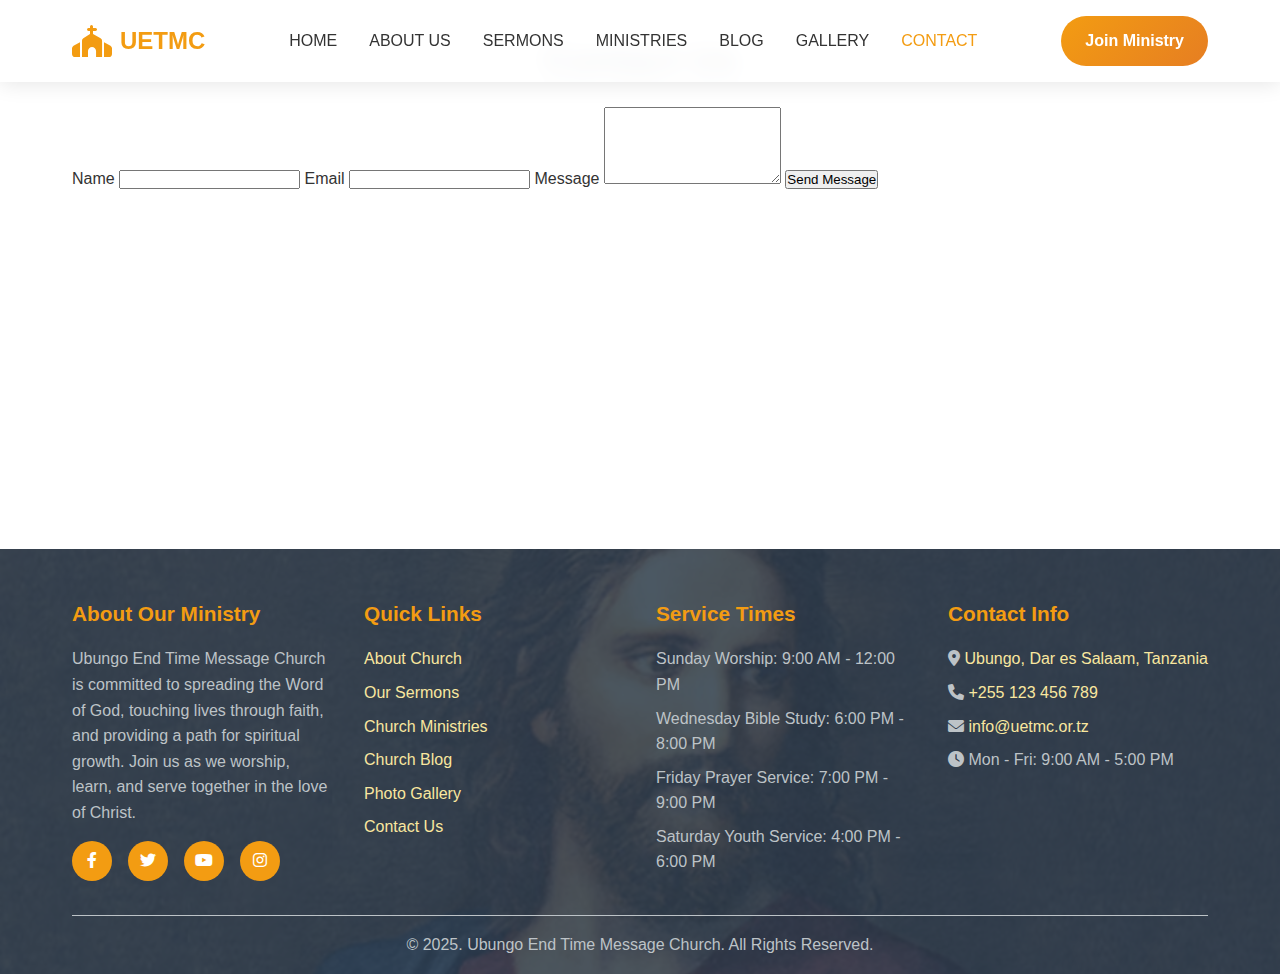
<file: contact.html>
<!DOCTYPE html>
<html lang="en">
<head>
    <meta charset="UTF-8">
    <meta name="viewport" content="width=device-width, initial-scale=1.0">
    <title>Contact Us - UETMC</title>
    <link href="https://cdnjs.cloudflare.com/ajax/libs/font-awesome/6.0.0/css/all.min.css" rel="stylesheet">
    <link rel="stylesheet" href="/resources/css/style.css">
</head>
<body>
    <header class="header">
        <div class="nav-container">
            <div class="logo">
                <i class="fas fa-church"></i>
                <span>UETMC</span>
            </div>
            <nav>
                <ul class="nav-menu" id="nav-menu">
                    <li><a href="index.html#home">HOME</a></li>
                    <li><a href="index.html#about">ABOUT US</a></li>
                    <li><a href="sermons.html">SERMONS</a></li>
                    <li><a href="index.html#ministries">MINISTRIES</a></li>
                    <li><a href="blog.html">BLOG</a></li>
                    <li><a href="gallery.html">GALLERY</a></li>
                    <li><a href="contact.html" class="active">CONTACT</a></li>
                </ul>
            </nav>
            <a href="index.html#join" class="join-btn">Join Ministry</a>
            <button class="mobile-menu" id="mobile-menu">
                <i class="fas fa-bars"></i>
            </button>
        </div>
    </header>
    <main class="contact-main">
        <div class="container">
            <h1 class="section-title" style="text-align:center; margin-top:2rem;">Contact Us</h1>
            <div class="contact-flex">
                <form class="contact-form">
                    <label for="name">Name</label>
                    <input type="text" id="name" name="name" required>
                    <label for="email">Email</label>
                    <input type="email" id="email" name="email" required>
                    <label for="message">Message</label>
                    <textarea id="message" name="message" rows="5" required></textarea>
                    <button type="submit">Send Message</button>
                </form>
                <div class="contact-map">
                    <iframe src="https://www.google.com/maps?q=Ubungo,+Dar+es+Salaam,+Tanzania&output=embed" width="100%" height="350" style="border:0; border-radius:12px;" allowfullscreen="" loading="lazy" referrerpolicy="no-referrer-when-downgrade"></iframe>
                </div>
            </div>
        </div>
    </main>
    <footer class="footer">
        <div class="footer-overlay"></div>
        <div class="container">
            <div class="footer-content">
                <div class="footer-section">
                    <h3>About Our Ministry</h3>
                    <p>Ubungo End Time Message Church is committed to spreading the Word of God, touching lives through faith, and providing a path for spiritual growth. Join us as we worship, learn, and serve together in the love of Christ.</p>
                    <div class="social-links">
                        <a href="#"><i class="fab fa-facebook-f"></i></a>
                        <a href="#"><i class="fab fa-twitter"></i></a>
                        <a href="#"><i class="fab fa-youtube"></i></a>
                        <a href="#"><i class="fab fa-instagram"></i></a>
                    </div>
                </div>
                <div class="footer-section">
                    <h3>Quick Links</h3>
                    <ul>
                        <li><a href="index.html#about">About Church</a></li>
                        <li><a href="sermons.html">Our Sermons</a></li>
                        <li><a href="index.html#ministries">Church Ministries</a></li>
                        <li><a href="blog.html">Church Blog</a></li>
                        <li><a href="gallery.html">Photo Gallery</a></li>
                        <li><a href="contact.html">Contact Us</a></li>
                    </ul>
                </div>
                <div class="footer-section">
                    <h3>Service Times</h3>
                    <ul>
                        <li>Sunday Worship: 9:00 AM - 12:00 PM</li>
                        <li>Wednesday Bible Study: 6:00 PM - 8:00 PM</li>
                        <li>Friday Prayer Service: 7:00 PM - 9:00 PM</li>
                        <li>Saturday Youth Service: 4:00 PM - 6:00 PM</li>
                    </ul>
                </div>
                <div class="footer-section">
                    <h3>Contact Info</h3>
                    <ul>
                        <li>
                            <i class="fas fa-map-marker-alt"></i>
                            <a href="https://maps.google.com/?q=Ubungo, Dar es Salaam, Tanzania" target="_blank">
                                Ubungo, Dar es Salaam, Tanzania
                            </a>
                        </li>
                        <li>
                            <i class="fas fa-phone"></i>
                            <a href="tel:+255123456789">+255 123 456 789</a>
                        </li>
                        <li>
                            <i class="fas fa-envelope"></i>
                            <a href="mailto:info@uetmc.or.tz">info@uetmc.or.tz</a>
                        </li>
                        <li>
                            <i class="fas fa-clock"></i> Mon - Fri: 9:00 AM - 5:00 PM
                        </li>
                    </ul>
                </div>
            </div>
            <div class="footer-bottom">
                <p>&copy; 2025. Ubungo End Time Message Church. All Rights Reserved.</p>
            </div>
        </div>
    </footer>
    <script>
        // Mobile menu toggle
        const mobileMenu = document.getElementById('mobile-menu');
        const navMenu = document.getElementById('nav-menu');
        if (mobileMenu && navMenu) {
            mobileMenu.addEventListener('click', () => {
                navMenu.classList.toggle('active');
            });
        }
    </script>
</body>
</html>
</file>
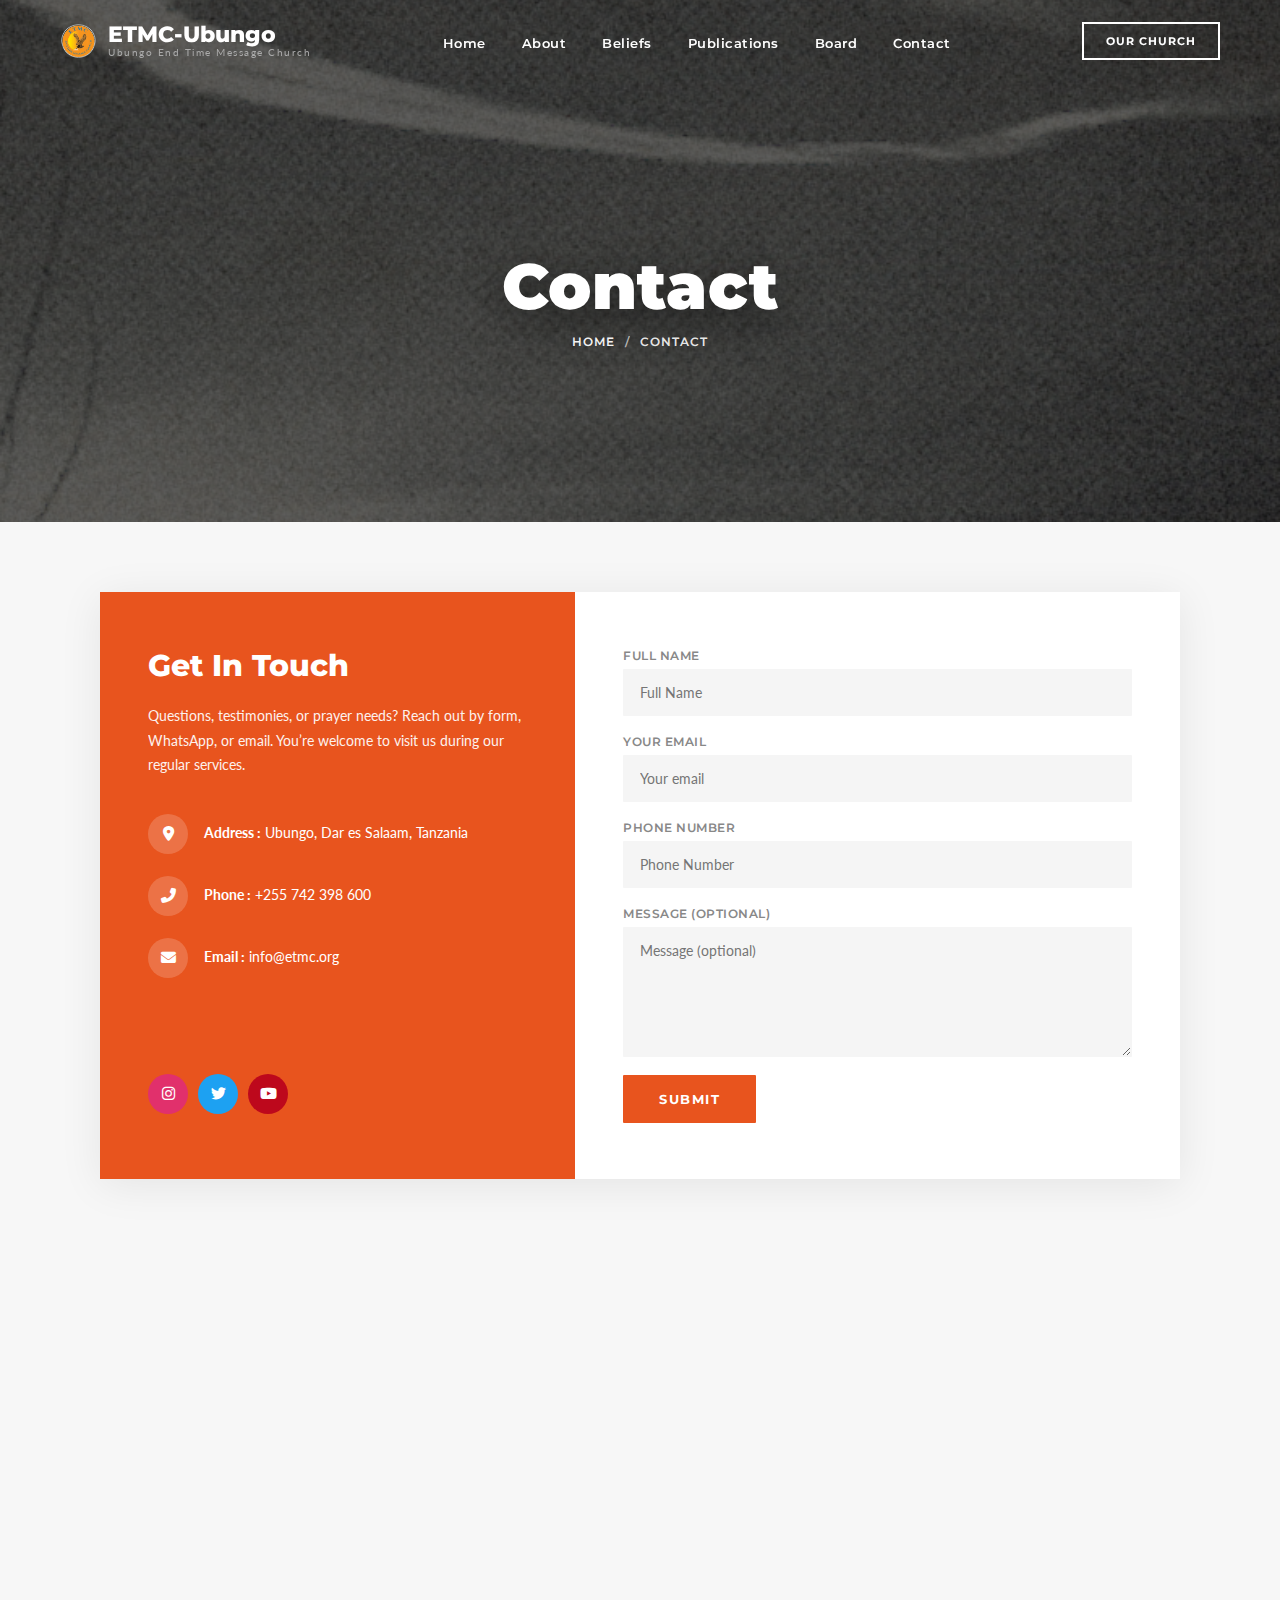
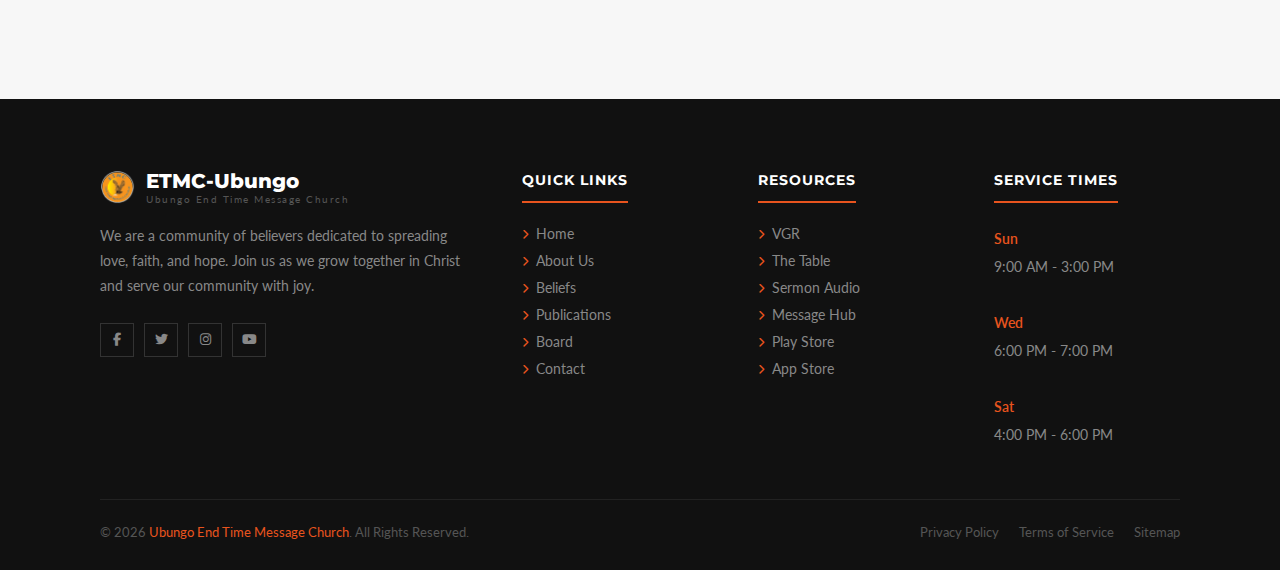
<file: contact2.html>
<!DOCTYPE html>
<html lang="en">
<head>
<meta charset="UTF-8">
<meta name="viewport" content="width=device-width, initial-scale=1.0">
<title>ETMC-Ubungo — Contact</title>
<link href="https://fonts.googleapis.com/css2?family=Montserrat:wght@400;600;700;800;900&family=Lato:wght@300;400;700&family=Playfair+Display:ital,wght@1,400&display=swap" rel="stylesheet">
<link rel="stylesheet" href="https://cdnjs.cloudflare.com/ajax/libs/font-awesome/6.4.0/css/all.min.css">
<style>
  *, *::before, *::after { box-sizing: border-box; margin: 0; padding: 0; }
  :root {
    --orange: #e8541e;
    --dark: #111;
    --teal: #2ea89a;
    --blue: #3a8fbf;
    --pink: #c93f8e;
    --navy: #1e3a5f;
    --light-bg: #f2f2f2;
    --text-muted: #888;
  }
  body { font-family: 'Lato', sans-serif; color: #333; background: #f7f7f7; overflow-x: hidden; }
  a { text-decoration: none; color: inherit; }

  /* ===== CONTAINER — consistent side margins ===== */
  .container {
    max-width: 1200px;
    margin: 0 auto;
    padding-left: 60px;
    padding-right: 60px;
  }

  /* ===== NAVBAR (from index2) ===== */
  nav {
    position: fixed; top: 0; left: 0; width: 100%;
    display: flex; align-items: center; justify-content: space-between;
    padding: 22px 60px;
    z-index: 1000;
    transition: background .3s, box-shadow .3s, padding .3s;
  }
  nav.scrolled {
    background: #fff;
    box-shadow: 0 2px 20px rgba(0,0,0,.1);
    padding: 14px 60px;
  }
  nav.scrolled .logo-text { color: var(--dark); }
  nav.scrolled .logo-sub  { color: #777; }
  nav.scrolled ul li a    { color: #333; }
  nav.scrolled .btn-live-prayer { border-color: var(--dark); color: var(--dark); }
  nav.scrolled .btn-live-prayer:hover { background: var(--dark); color: #fff; }

  .logo { display: flex; align-items: center; gap: 10px; }
  .logo-img { width: 38px; height: 38px; object-fit: contain; flex-shrink: 0; }
  .logo-text { color: #fff; font-family: 'Montserrat', sans-serif; font-weight: 800; font-size: 22px; line-height: 1; transition: color .3s; }
  .logo-sub { color: #aaa; font-size: 10px; letter-spacing: 1.5px; transition: color .3s; }

  nav ul { list-style: none; display: flex; gap: 36px; }
  nav ul li a { color: #fff; font-family: 'Montserrat', sans-serif; font-weight: 600; font-size: 13px; letter-spacing: 0.5px; transition: color .2s; }
  nav ul li a:hover { color: var(--orange); }

  .btn-live-prayer {
    border: 2px solid #fff; color: #fff; padding: 10px 22px;
    font-family: 'Montserrat', sans-serif; font-weight: 700; font-size: 11px; letter-spacing: 1px;
    transition: all .2s; text-transform: uppercase; white-space: nowrap;
  }
  .btn-live-prayer:hover { background: #fff; color: var(--dark); }

  /* ===== PAGE BANNER ===== */
  .page-banner {
    position: relative;
    background: url('assets/cloud1.jpg') center/cover no-repeat;
    color: #fff;
    min-height: 58vh;
    display: flex;
    align-items: center;
    padding: 170px 0 90px;
    text-align: center;
  }
  .page-banner::before {
    content: '';
    position: absolute;
    inset: 0;
    background: rgba(0,0,0,.62);
  }
  .page-banner .container {
    position: relative;
    z-index: 1;
    display: flex;
    flex-direction: column;
    align-items: center;
  }
  .page-title {
    font-family: 'Montserrat', sans-serif;
    font-weight: 900;
    font-size: clamp(44px, 5vw, 84px);
    letter-spacing: 0.5px;
    line-height: 1.05;
    margin-bottom: 14px;
    text-shadow: 0 12px 40px rgba(0,0,0,.55);
  }
  .breadcrumb {
    display: inline-flex;
    align-items: center;
    gap: 10px;
    font-family: 'Montserrat', sans-serif;
    font-weight: 600;
    font-size: 12px;
    letter-spacing: 1px;
    text-transform: uppercase;
    color: rgba(255,255,255,.9);
  }
  .breadcrumb a { color: rgba(255,255,255,.95); }
  .breadcrumb span { opacity: .7; }

  /* ===== CONTACT SECTION (page body) ===== */
  .contact-section {
    padding: 70px 60px;
    max-width: 1200px;
    margin: 0 auto;
  }

  .contact-wrapper {
    display: flex;
    align-items: stretch;
    overflow: hidden;
    box-shadow: 0 6px 40px rgba(0,0,0,.08);
  }

  /* ---- LEFT PANEL ---- */
  .contact-info {
    background: var(--orange);
    color: #fff;
    padding: 56px 48px;
    flex: 0 0 44%;
    display: flex;
    flex-direction: column;
    gap: 0;
  }
  .contact-info h2 {
    font-family: 'Montserrat', sans-serif;
    font-weight: 800;
    font-size: 30px;
    margin-bottom: 20px;
    line-height: 1.2;
  }
  .contact-info p {
    font-size: 14px;
    line-height: 1.75;
    opacity: .92;
    margin-bottom: 36px;
  }
  .info-item {
    display: flex;
    align-items: flex-start;
    gap: 16px;
    margin-bottom: 22px;
  }
  .info-icon {
    width: 40px; height: 40px;
    border-radius: 50%;
    background: rgba(255,255,255,.18);
    display: flex; align-items: center; justify-content: center;
    flex-shrink: 0;
    font-size: 15px;
  }
  .info-text { font-size: 14px; line-height: 1.6; padding-top: 8px; }
  .info-text strong { font-weight: 700; }

  .connect-label {
    font-family: 'Playfair Display', serif;
    font-style: italic;
    font-weight: 400;
    font-size: 20px;
    color: var(--orange);
    margin-top: 36px;
    margin-bottom: 14px;
    line-height: 1.2;
  }
  .social-row { display: flex; gap: 10px; }
  .soc-btn {
    width: 40px; height: 40px;
    border-radius: 50%;
    display: flex; align-items: center; justify-content: center;
    font-size: 15px;
    color: #fff;
    transition: opacity .2s;
    text-decoration: none;
  }
  .soc-btn:hover { opacity: .8; }
  .soc-fb { background: #E1306C; }
  .soc-tw { background: #1da1f2; }
  .soc-pi { background: #bd081c; }
  .soc-li { background: #0077b5; }

  /* ---- RIGHT PANEL (form) ---- */
  .contact-form {
    background: #fff;
    padding: 56px 48px;
    flex: 1;
    display: flex;
    flex-direction: column;
    gap: 18px;
  }
  .form-field {
    display: flex;
    flex-direction: column;
    gap: 6px;
  }
  .form-field label {
    font-size: 12px;
    font-family: 'Montserrat', sans-serif;
    font-weight: 600;
    color: #888;
    letter-spacing: 0.5px;
  }
  .form-field input,
  .form-field textarea {
    background: #f5f5f5;
    border: 1px solid transparent;
    padding: 14px 16px;
    font-size: 14px;
    font-family: 'Lato', sans-serif;
    color: #333;
    outline: none;
    transition: border-color .2s, background .2s;
    border-radius: 1px;
    resize: vertical;
  }
  .form-field input:focus,
  .form-field textarea:focus {
    background: #fff;
    border-color: var(--orange);
  }
  .form-field textarea { min-height: 130px; }

  .btn-submit {
    background: var(--orange);
    color: #fff;
    border: none;
    padding: 16px 36px;
    font-family: 'Montserrat', sans-serif;
    font-weight: 700;
    font-size: 13px;
    letter-spacing: 1.5px;
    text-transform: uppercase;
    cursor: pointer;
    transition: opacity .2s;
    align-self: flex-start;
    border-radius: 1px;
  }
  .btn-submit:hover { opacity: .88; }

  /* ===== FULL-WIDTH MAP ===== */
  .map-wrapper { width: 100%; }
  .map-wrapper iframe {
    display: block;
    width: 100%;
    height: 450px;
    border: none;
  }

  /* ===== FOOTER (from index2) ===== */
  footer { background: #111; color: #ccc; padding: 70px 0 30px; }
  .footer-grid { display: grid; grid-template-columns: 2fr 1fr 1fr 1fr; gap: 50px; margin-bottom: 50px; }
  .footer-logo { display: flex; align-items: center; gap: 10px; margin-bottom: 18px; }
  .footer-logo-img { width: 36px; height: 36px; object-fit: contain; flex-shrink: 0; }
  .footer-logo-text { color: #fff; font-family: 'Montserrat', sans-serif; font-weight: 800; font-size: 20px; }
  .footer-desc { font-size: 14px; line-height: 1.8; color: #888; margin-bottom: 24px; }
  .footer-social { display: flex; gap: 10px; }
  .footer-soc-btn { width: 34px; height: 34px; border: 1px solid #333; color: #888; display: flex; align-items: center; justify-content: center; font-size: 13px; transition: all .2s; }
  .footer-soc-btn:hover { background: var(--orange); border-color: var(--orange); color: #fff; }
  .footer-col-title { color: #fff; font-family: 'Montserrat', sans-serif; font-weight: 700; font-size: 14px; letter-spacing: 1px; text-transform: uppercase; margin-bottom: 22px; padding-bottom: 12px; border-bottom: 2px solid var(--orange); display: inline-block; }
  .footer-col ul { list-style: none; }
  .footer-col ul li { margin-bottom: 10px; }
  .footer-col ul li a { color: #888; font-size: 14px; transition: color .2s; display: flex; align-items: center; gap: 8px; }
  .footer-col ul li a i { font-size: 10px; color: var(--orange); }
  .footer-col ul li a:hover { color: var(--orange); }
  .footer-service-time { font-size: 14px; color: #888; line-height: 2; }
  .footer-service-time span { color: var(--orange); font-weight: 600; }
  .footer-bottom { border-top: 1px solid #222; padding-top: 24px; display: flex; justify-content: space-between; align-items: center; }
  .footer-copy { font-size: 13px; color: #555; }
  .footer-copy a { color: var(--orange); }
  .footer-bottom-links { display: flex; gap: 20px; }
  .footer-bottom-links a { font-size: 13px; color: #555; transition: color .2s; }
  .footer-bottom-links a:hover { color: var(--orange); }

  /* ===== RESPONSIVE ===== */
  @media (max-width: 1024px) {
    .container { padding-left: 32px; padding-right: 32px; }
    nav, nav.scrolled { padding: 18px 32px; }
    .contact-section { padding: 50px 24px; }
  }
  @media (max-width: 900px) {
    .contact-wrapper { flex-direction: column; }
    .contact-info { flex: none; padding: 40px 30px; }
    .contact-form { padding: 40px 30px; }
  }
  @media (max-width: 768px) {
    nav ul { display: none; }
    .container { padding-left: 20px; padding-right: 20px; }
    nav, nav.scrolled { padding: 16px 20px; }
    .footer-grid { grid-template-columns: 1fr 1fr; gap: 30px; }
    .footer-bottom { flex-direction: column; gap: 14px; text-align: center; }
  }
  @media (max-width: 520px) {
    .contact-section { padding: 36px 16px; }
    .contact-info, .contact-form { padding: 30px 20px; }
    .map-wrapper iframe { height: 300px; }
  }
</style>
</head>
<body>

<!-- NAVBAR -->
<nav id="mainNav">
  <div class="logo">
    <img class="logo-img" src="assets/logo.png" alt="ETMC-Ubungo logo">
    <div>
      <div class="logo-text">ETMC-Ubungo</div>
      <div class="logo-sub">Ubungo End Time Message Church</div>
    </div>
  </div>
  <ul>
    <li><a href="index.html">Home</a></li>
    <li><a href="about.html">About</a></li>
    <li><a href="beliefs.html">Beliefs</a></li>
    <li><a href="publications.html">Publications</a></li>
    <li><a href="board2.html">Board</a></li>
    <li><a href="contact2.html">Contact</a></li>
  </ul>
  <a href="about.html" class="btn-live-prayer">OUR CHURCH</a>
</nav>

<!-- PAGE BANNER -->
<header class="page-banner" aria-label="Page banner">
  <div class="container">
    <div class="page-title">Contact</div>
    <div class="breadcrumb" aria-label="Breadcrumb">
      <a href="index.html">Home</a>
      <span>/</span>
      <div>Contact</div>
    </div>
  </div>
</header>

<!-- CONTACT SECTION -->
<div class="contact-section">
  <div class="contact-wrapper">

    <!-- LEFT: Info -->
    <div class="contact-info">
      <h2>Get In Touch</h2>
      <p>Questions, testimonies, or prayer needs? Reach out by form, WhatsApp, or email. You’re welcome to visit us during our regular services.</p>

      <div class="info-item">
        <div class="info-icon"><i class="fas fa-map-marker-alt"></i></div>
        <div class="info-text"><strong>Address :</strong> Ubungo, Dar es Salaam, Tanzania</div>
      </div>
      <div class="info-item">
        <div class="info-icon"><i class="fas fa-phone-alt"></i></div>
        <div class="info-text"><strong>Phone :</strong> +255 742 398 600</div>
      </div>
      <div class="info-item">
        <div class="info-icon"><i class="fas fa-envelope"></i></div>
        <div class="info-text"><strong>Email :</strong> info@etmc.org</div>
      </div>

      <div class="connect-label">Connect With Us:</div>
      <div class="social-row">
        <a href="#" class="soc-btn soc-fb"><i class="fab fa-instagram"></i></a>
        <a href="#" class="soc-btn soc-tw"><i class="fab fa-twitter"></i></a>
        <a href="#" class="soc-btn soc-pi"><i class="fab fa-youtube"></i></a>
      </div>
    </div>

    <!-- RIGHT: Form -->
    <div class="contact-form">
      <div class="form-field">
        <label>FULL NAME</label>
        <input type="text" placeholder="Full Name">
      </div>
      <div class="form-field">
        <label>YOUR EMAIL</label>
        <input type="email" placeholder="Your email">
      </div>
      <div class="form-field">
        <label>PHONE NUMBER</label>
        <input type="tel" placeholder="Phone Number">
      </div>
      <div class="form-field">
        <label>MESSAGE (OPTIONAL)</label>
        <textarea placeholder="Message (optional)"></textarea>
      </div>
      <button class="btn-submit">Submit</button>
    </div>

  </div>
</div>

<!-- FULL-WIDTH MAP -->
<div class="map-wrapper">
  <iframe
    src="https://www.google.com/maps/embed?pb=!1m18!1m12!1m3!1d3961.7011818848173!2d39.2058714!3d-6.8061577!2m3!1f0!2f0!3f0!3m2!1i1024!2i768!4f13.1!3m3!1m2!1s0x185c492fd319aafb%3A0x5754399bcd4d4b8!2sUbungo%20EndTime%20Message%20Church!5e0!3m2!1sen!2stz!4v1756116179655!5m2!1sen!2stz"
    width="100%"
    height="450"
    style="border:0;"
    allowfullscreen=""
    loading="lazy"
    referrerpolicy="no-referrer-when-downgrade">
  </iframe>
</div>

<!-- FOOTER -->
<footer>
  <div class="container">
    <div class="footer-grid">
      <div class="footer-col">
        <div class="footer-logo">
          <img class="footer-logo-img" src="assets/logo.png" alt="ETMC-Ubungo logo">
          <div>
            <div class="footer-logo-text">ETMC-Ubungo</div>
            <div style="color:#555; font-size:10px; letter-spacing:1.5px;">Ubungo End Time Message Church</div>
          </div>
        </div>
        <p class="footer-desc">We are a community of believers dedicated to spreading love, faith, and hope. Join us as we grow together in Christ and serve our community with joy.</p>
        <div class="footer-social">
          <a href="#" class="footer-soc-btn"><i class="fab fa-facebook-f"></i></a>
          <a href="#" class="footer-soc-btn"><i class="fab fa-twitter"></i></a>
          <a href="#" class="footer-soc-btn"><i class="fab fa-instagram"></i></a>
          <a href="#" class="footer-soc-btn"><i class="fab fa-youtube"></i></a>
        </div>
      </div>
      <div class="footer-col">
        <div class="footer-col-title">Quick Links</div>
        <ul>
          <li><a href="index.html"><i class="fas fa-chevron-right"></i> Home</a></li>
          <li><a href="about.html"><i class="fas fa-chevron-right"></i> About Us</a></li>
          <li><a href="beliefs.html"><i class="fas fa-chevron-right"></i> Beliefs</a></li>
          <li><a href="publications.html"><i class="fas fa-chevron-right"></i> Publications</a></li>
          <li><a href="board2.html"><i class="fas fa-chevron-right"></i> Board</a></li>
          <li><a href="contact2.html"><i class="fas fa-chevron-right"></i> Contact</a></li>
        </ul>
      </div>
      <div class="footer-col">
        <div class="footer-col-title">Resources</div>
        <ul>
          <li><a href="https://branham.org" target="_blank" rel="noopener"><i class="fas fa-chevron-right"></i> VGR</a></li>
          <li><a href="https://table.branham.org" target="_blank" rel="noopener"><i class="fas fa-chevron-right"></i> The Table</a></li>
          <li><a href="https://branham.org/messageaudio" target="_blank" rel="noopener"><i class="fas fa-chevron-right"></i> Sermon Audio</a></li>
          <li><a href="https://www.messagehub.info" target="_blank" rel="noopener"><i class="fas fa-chevron-right"></i> Message Hub</a></li>
          <li><a href="https://play.google.com/store/apps/details?id=org.branham.table.app" target="_blank" rel="noopener"><i class="fas fa-chevron-right"></i> Play Store</a></li>
          <li><a href="https://apps.apple.com/us/app/the-table-mobile/id589296925" target="_blank" rel="noopener"><i class="fas fa-chevron-right"></i> App Store</a></li>
        </ul>
      </div>
      <div class="footer-col">
        <div class="footer-col-title">Service Times</div>
        <div class="footer-service-time">
          <p><span>Sun</span><br>9:00 AM - 3:00 PM</p><br>
          <p><span>Wed</span><br>6:00 PM - 7:00 PM</p><br>
          <p><span>Sat</span><br>4:00 PM - 6:00 PM</p>
        </div>
      </div>
    </div>
    <div class="footer-bottom">
      <div class="footer-copy">© 2026 <a href="#">Ubungo End Time Message Church</a>. All Rights Reserved.</div>
      <div class="footer-bottom-links">
        <a href="#">Privacy Policy</a>
        <a href="#">Terms of Service</a>
        <a href="#">Sitemap</a>
      </div>
    </div>
  </div>
</footer>

<script>
  const nav = document.getElementById('mainNav');
  window.addEventListener('scroll', () => {
    nav.classList.toggle('scrolled', window.scrollY > 80);
  });
</script>

</body>
</html>
</file>
<file: resources/css/style.css>
* {
            margin: 0;
            padding: 0;
            box-sizing: border-box;
        }

        body {
            font-family: 'Arial', sans-serif;
            line-height: 1.6;
            color: #333;
        }

        /* Header Styles */
        .header {
            background: rgba(255, 255, 255, 0.95);
            backdrop-filter: blur(10px);
            position: fixed;
            top: 0;
            left: 0;
            right: 0;
            z-index: 1000;
            padding: 1rem 0;
            box-shadow: 0 2px 20px rgba(0,0,0,0.1);
        }

        .nav-container {
            max-width: 1200px;
            margin: 0 auto;
            display: flex;
            justify-content: space-between;
            align-items: center;
            padding: 0 2rem;
        }

        .logo {
            display: flex;
            align-items: center;
            font-size: 1.5rem;
            font-weight: bold;
            color: #f39c12;
        }

        .logo i {
            margin-right: 0.5rem;
            font-size: 2rem;
        }

        .nav-menu {
            display: flex;
            list-style: none;
            gap: 2rem;
        }

        .nav-menu li a {
            text-decoration: none;
            color: #333;
            font-weight: 500;
            transition: color 0.3s ease;
            position: relative;
        }

        .nav-menu li a:hover {
            color: #f39c12;
        }

        .nav-menu li a.active {
            color: #f39c12;
        }

        .join-btn {
            background: linear-gradient(135deg, #f39c12, #e67e22);
            color: white;
            padding: 0.75rem 1.5rem;
            border-radius: 25px;
            text-decoration: none;
            font-weight: bold;
            transition: transform 0.3s ease;
        }

        .join-btn:hover {
            transform: translateY(-2px);
            box-shadow: 0 5px 15px rgba(243, 156, 18, 0.4);
        }

        /* Hero Section */
        .hero {
            height: 100vh;
            position: relative;
            display: flex;
            align-items: center;
            justify-content: center;
            text-align: center;
            overflow: hidden;
        }

        .video-bg {
            position: absolute;
            top: 0;
            left: 0;
            width: 100%;
            height: 100%;
            z-index: -2;
            overflow: hidden;
        }

        .video-bg video {
            width: 100%;
            height: 100%;
            object-fit: cover;
        }

        .video-bg video.active {
            opacity: 1;
        }

        .video-bg .fallback-bg {
            position: absolute;
            top: 0;
            left: 0;
            width: 100%;
            height: 100%;
            background: linear-gradient(rgba(0,0,0,0.7), rgba(52, 73, 94, 0.6)), 
                        url('https://images.unsplash.com/photo-1507003211169-0a1dd7228f2d?w=1920&h=1080&fit=crop') center/cover;
            opacity: 0;
            transition: opacity 1s ease-in-out;
        }

        .video-bg .fallback-bg.active {
            opacity: 1;
        }

        /* Video slideshow styles */
        .video-slideshow {
            position: relative;
            width: 100%;
            height: 100%;
        }

        .video-slide {
            position: absolute;
            top: 0;
            left: 0;
            width: 100%;
            height: 100%;
            opacity: 0;
        }

        .video-slide.active {
            opacity: 1;
        }

        .video-slide img {
            width: 100%;
            height: 100%;
            object-fit: cover;
        }

        .hero-overlay {
            position: absolute;
            top: 0;
            left: 0;
            width: 100%;
            height: 100%;
            background: linear-gradient(135deg, rgba(0,0,0,0.7), rgba(52, 73, 94, 0.6));
            z-index: -1;
        }

        .hero-content {
            color: white;
            max-width: 800px;
            padding: 0 2rem;
            animation: fadeInUp 1s ease-out;
        }

        .hero-content h1 {
            font-size: 3.5rem;
            margin-bottom: 1rem;
            font-weight: bold;
            text-shadow: 2px 2px 4px rgba(0,0,0,0.5);
        }

        .hero-content p {
            font-size: 1.3rem;
            margin-bottom: 2rem;
            opacity: 0.9;
        }

        .hero-buttons {
            display: flex;
            gap: 1rem;
            justify-content: center;
            flex-wrap: wrap;
        }

        .btn {
            padding: 1rem 2rem;
            border-radius: 30px;
            text-decoration: none;
            font-weight: bold;
            transition: all 0.3s ease;
            display: inline-block;
        }

        .btn-primary {
            background: linear-gradient(135deg, #f39c12, #e67e22);
            color: white;
        }

        .btn-secondary {
            background: rgba(255,255,255,0.2);
            color: white;
            border: 2px solid white;
        }

        .btn:hover {
            transform: translateY(-3px);
            box-shadow: 0 10px 25px rgba(0,0,0,0.3);
        }

        /* About Section */
        .about-section {
            padding: 5rem 0;
            background: #f8f9fa;
        }

        .container {
            max-width: 1200px;
            margin: 0 auto;
            padding: 0 2rem;
        }

        .section-header {
            text-align: center;
            margin-bottom: 4rem;
        }

        .section-title {
            font-size: 2.5rem;
            color: #2c3e50;
            margin-bottom: 1rem;
        }

        .section-subtitle {
            font-size: 1.2rem;
            color: #7f8c8d;
            max-width: 600px;
            margin: 0 auto;
        }

        .about-grid {
            display: grid;
            grid-template-columns: repeat(auto-fit, minmax(300px, 1fr));
            gap: 3rem;
            margin-top: 3rem;
        }

        .about-card {
            background: white;
            padding: 2rem;
            border-radius: 15px;
            text-align: center;
            box-shadow: 0 5px 20px rgba(0,0,0,0.1);
            transition: transform 0.3s ease;
        }

        .about-card:hover {
            transform: translateY(-5px);
        }

        .about-card i {
            font-size: 3rem;
            color: #f39c12;
            margin-bottom: 1rem;
        }

        .about-card h3 {
            font-size: 1.5rem;
            margin-bottom: 1rem;
            color: #2c3e50;
        }

        .about-card p {
            color: #7f8c8d;
            line-height: 1.6;
        }

        /* Ministries Section */
        .ministries-section {
            background: #fbefff; /* soft pink like screenshot */
            padding: 4rem 0;
        }

        .ministry-flex {
            display: flex;
            align-items: center;
            justify-content: space-between;
            gap: 3rem;
        }

        .ministry-info {
            flex: 1 1 350px;
            max-width: 450px;
        }

        .ministry-highlight {
            color: #b97aff;
            font-weight: 600;
            font-size: 1.1rem;
            margin-bottom: 0.5rem;
            display: block;
        }

        .section-title {
            font-size: 2.3rem;
            font-weight: bold;
            margin-bottom: 1rem;
        }

        .section-desc {
            color: #333;
            margin-bottom: 2rem;
            font-size: 1.1rem;
        }

        .btn-outline {
            display: inline-flex;
            align-items: center;
            gap: 0.5rem;
            border: 2px solid #333;
            background: transparent;
            color: #333;
            padding: 0.75rem 1.5rem;
            border-radius: 8px;
            font-weight: 500;
            text-decoration: none;
            transition: background 0.2s, color 0.2s;
        }
        .btn-outline:hover {
            background: #333;
            color: #fff;
        }

        .ministry-cards {
            display: grid;
            grid-template-columns: 1fr 1fr;
            grid-template-rows: 1fr 1fr;
            gap: 1.5rem;
            flex: 1 1 500px;
        }

        .ministry-card {
            border-radius: 20px;
            overflow: hidden;
            position: relative;
            min-width: 200px;
            min-height: 180px;
        }
        .ministry-card img {
            width: 100%;
            height: 100%;
            object-fit: cover;
        }
        .ministry-overlay {
            position: absolute;
            inset: 0;
            background: linear-gradient(0deg, rgba(0,0,0,0.5), transparent 60%);
            display: flex;
            align-items: flex-end;
            padding: 1.2rem;
        }
        .ministry-content h3 {
            color: #fff;
            font-size: 1.3rem;
            font-weight: bold;
            margin: 0;
        }

        /* Footer */
        .footer {
            position: relative;
            background: url('/resources/img/jesusbyhoffman.avif') center/cover no-repeat;
            color: white;
            padding: 3rem 0 1rem;
            overflow: hidden;
        }

        .footer-overlay {
            position: absolute;
            inset: 0;
            background: rgba(44, 62, 80, 0.85); /* dark translucent overlay */
            z-index: 0;
        }

        .footer-content {
            display: grid;
            grid-template-columns: repeat(auto-fit, minmax(250px, 1fr));
            gap: 2rem;
            margin-bottom: 2rem;
            position: relative;
            z-index: 1;
        }

        .footer-section{
            position: relative;
            z-index: 1;
        }

        .footer-section h3 {
            color: #f39c12;
            margin-bottom: 1rem;
            font-size: 1.3rem;
        }

        .footer-section p, .footer-section li {
            color: #bdc3c7;
            line-height: 1.6;
        }

        .footer-section ul {
            list-style: none;
        }

        .footer-section ul li {
            margin-bottom: 0.5rem;
        }

        .footer-section ul li a {
            color: #f9e79f;
            text-decoration: none;
            transition: color 0.2s;
        }

        .footer-section ul li a:hover {
            color: #f39c12;
        }


        .social-links {
            display: flex;
            gap: 1rem;
            margin-top: 1rem;
        }

        .social-links a {
            display: inline-block;
            width: 40px;
            height: 40px;
            background: #f39c12;
            color: white;
            border-radius: 50%;
            text-align: center;
            line-height: 40px;
            transition: transform 0.3s ease;
        }

        .social-links a:hover {
            transform: translateY(-3px);
        }

        .footer-bottom {
            border-top: 1px solid #bdc3c7;
            padding-top: 1rem;
            text-align: center;
            color: #bdc3c7;
            position: relative;
            z-index: 1;
        }

        /* Mobile Responsive */
        .mobile-menu {
            display: none;
            background: none;
            border: none;
            font-size: 1.5rem;
            color: #333;
            cursor: pointer;
        }

        @keyframes fadeInUp {
            from {
                opacity: 0;
                transform: translateY(50px);
            }
            to {
                opacity: 1;
                transform: translateY(0);
            }
        }

        @media (max-width: 900px) {
            .ministry-flex {
                flex-direction: column;
                align-items: stretch;
            }
            .ministry-cards {
                grid-template-columns: 1fr 1fr;
                grid-template-rows: auto auto;
            }
        }
        @media (max-width: 600px) {
            .ministry-cards {
                grid-template-columns: 1fr;
                grid-template-rows: auto;
            }
        }
        @media (max-width: 768px) {
            .mobile-menu {
                display: block;
            }

            .nav-menu {
                display: none;
                position: absolute;
                top: 100%;
                left: 0;
                right: 0;
                background: white;
                flex-direction: column;
                padding: 1rem;
                box-shadow: 0 5px 20px rgba(0,0,0,0.1);
            }

            .nav-menu.active {
                display: flex;
            }

            .hero-content h1 {
                font-size: 2.5rem;
            }

            .hero-buttons {
                flex-direction: column;
                align-items: center;
            }

            .section-title {
                font-size: 2rem;
            }
        }

/* --- About Us Section Redesign --- */
.about-us-layout {
    display: flex;
    justify-content: center;
    align-items: stretch;
    gap: 2.5rem;
    max-width: 1200px;
    margin: 0 auto;
    padding: 4rem 2rem;
}
.about-features {
    display: flex;
    flex-direction: column;
    justify-content: center;
    gap: 2.5rem;
    flex: 1 1 220px;
    max-width: 260px;
}
.about-feature-box {
    background: #faf9f7;
    border-radius: 12px;
    box-shadow: 0 2px 12px rgba(0,0,0,0.04);
    display: flex;
    flex-direction: column;
    align-items: center;
    padding: 2.2rem 1.2rem 1.5rem 1.2rem;
    min-height: 120px;
    transition: box-shadow 0.2s;
}
.about-feature-box i {
    font-size: 2.2rem;
    color: #b7b7b7;
    margin-bottom: 1.1rem;
}
.feature-title {
    color: #b7b7b7;
    font-size: 1.1rem;
    font-weight: 500;
    text-align: center;
}
.about-center {
    flex: 2 1 400px;
    display: flex;
    align-items: center;
    justify-content: center;
}
.about-center-content {
    text-align: center;
    max-width: 500px;
    margin: 0 auto;
}
.about-label {
    font-size: 1.3rem;
    color: #222;
    margin-bottom: 0.2rem;
    font-family: serif;
}
.about-title {
    font-size: 2.5rem;
    color: #b97a7a;
    font-weight: bold;
    margin-bottom: 0.7rem;
    font-family: serif;
}
.about-mission {
    font-size: 1.1rem;
    color: #222;
    margin-bottom: 1.5rem;
    font-family: serif;
}
.about-desc {
    color: #888;
    font-size: 1rem;
    margin-top: 0.5rem;
    line-height: 1.7;
}
@media (max-width: 1000px) {
    .about-us-layout {
        flex-direction: column;
        align-items: center;
        gap: 2rem;
        padding: 3rem 1rem;
    }
    .about-features {
        flex-direction: row;
        justify-content: center;
        gap: 1.5rem;
        max-width: 100%;
    }
    .about-feature-box {
        min-width: 140px;
        padding: 1.2rem 0.5rem 1rem 0.5rem;
    }
    .about-center {
        margin: 1.5rem 0;
    }
}
@media (max-width: 600px) {
    .about-us-layout {
        padding: 2rem 0.2rem;
    }
    .about-center-content {
        max-width: 95vw;
    }
    .about-feature-box {
        min-width: 100px;
        font-size: 0.95rem;
    }
}

/* --- Blog Listing & Post Pages --- */
.blog-main, .post-main {
    background: #f6f8fc;
    min-height: 100vh;
    padding: 3rem 0;
    padding-top: 7.5rem; /* Add enough top padding for fixed header */
}
@media (max-width: 768px) {
    .blog-main, .post-main {
        padding-top: 6.5rem;
    }
}
.blog-container, .post-container {
    display: flex;
    gap: 2.5rem;
    max-width: 1200px;
    margin: 0 auto;
    padding: 0 1.5rem;
}
.blog-listing {
    flex: 2 1 700px;
    display: flex;
    flex-direction: column;
    gap: 2.5rem;
}
.blog-card {
    background: #fff;
    border-radius: 16px;
    box-shadow: 0 2px 16px rgba(0,0,0,0.06);
    display: flex;
    gap: 1.5rem;
    overflow: hidden;
    transition: box-shadow 0.2s;
}
.blog-card:hover {
    box-shadow: 0 6px 24px rgba(0,0,0,0.10);
}
.blog-card-img {
    width: 180px;
    height: 180px;
    object-fit: cover;
    flex-shrink: 0;
}
.blog-card-content {
    padding: 1.2rem 1.2rem 1.2rem 0;
    display: flex;
    flex-direction: column;
    justify-content: space-between;
}
.blog-card-tags {
    margin-bottom: 0.5rem;
}
.tag {
    display: inline-block;
    background: #e6e6fa;
    color: #7c5fe6;
    border-radius: 6px;
    font-size: 0.85rem;
    padding: 0.2rem 0.7rem;
    margin-right: 0.4rem;
    margin-bottom: 0.2rem;
}
.blog-card-title {
    font-size: 1.3rem;
    margin: 0.2rem 0 0.7rem 0;
    color: #222;
}
.blog-card-title a {
    color: inherit;
    text-decoration: none;
    transition: color 0.2s;
}
.blog-card-title a:hover {
    color: #7c5fe6;
}
.blog-card-excerpt {
    color: #666;
    font-size: 1rem;
    margin-bottom: 0.7rem;
}
.blog-card-meta {
    font-size: 0.95rem;
    color: #aaa;
    margin-bottom: 0.5rem;
    display: flex;
    gap: 1.2rem;
}
.blog-card-social a {
    color: #b7b7b7;
    margin-right: 0.7rem;
    font-size: 1.1rem;
    transition: color 0.2s;
}
.blog-card-social a:hover {
    color: #7c5fe6;
}
.blog-sidebar, .post-sidebar {
    flex: 1 1 300px;
    background: #fff;
    border-radius: 16px;
    box-shadow: 0 2px 16px rgba(0,0,0,0.06);
    padding: 2rem 1.2rem;
    display: flex;
    flex-direction: column;
    gap: 2rem;
    min-width: 250px;
    max-width: 320px;
    height: fit-content;
}
.sidebar-section h3 {
    font-size: 1.1rem;
    color: #7c5fe6;
    margin-bottom: 1rem;
}
.sidebar-categories, .sidebar-popular-posts {
    list-style: none;
    padding: 0;
    margin: 0;
}
.sidebar-categories li, .sidebar-popular-posts li {
    margin-bottom: 0.7rem;
}
.sidebar-categories a, .sidebar-popular-posts a {
    color: #222;
    text-decoration: none;
    font-size: 1rem;
    transition: color 0.2s;
}
.sidebar-categories a:hover, .sidebar-popular-posts a:hover {
    color: #7c5fe6;
}
.sidebar-social a {
    color: #b7b7b7;
    margin-right: 0.7rem;
    font-size: 1.2rem;
    transition: color 0.2s;
}
.sidebar-social a:hover {
    color: #7c5fe6;
}
.sidebar-tags {
    display: flex;
    flex-wrap: wrap;
    gap: 0.5rem;
}
.sidebar-tags .tag {
    background: #f0f0fa;
    color: #7c5fe6;
    font-size: 0.9rem;
    padding: 0.2rem 0.7rem;
    border-radius: 6px;
}
/* --- Single Post Page --- */
.post-container {
    display: flex;
    gap: 2.5rem;
    max-width: 1200px;
    margin: 0 auto;
    padding: 0 1.5rem;
}
.post-content {
    flex: 2 1 700px;
    background: #fff;
    border-radius: 16px;
    box-shadow: 0 2px 16px rgba(0,0,0,0.06);
    padding: 2.5rem 2rem;
    margin-bottom: 2rem;
}
.post-meta {
    display: flex;
    gap: 1.2rem;
    font-size: 0.95rem;
    color: #aaa;
    margin-bottom: 1.2rem;
}
.post-category {
    background: #e6e6fa;
    color: #7c5fe6;
    border-radius: 6px;
    padding: 0.2rem 0.7rem;
    font-size: 0.95rem;
}
.post-title {
    font-size: 2rem;
    color: #222;
    margin-bottom: 1.2rem;
}
.post-image {
    width: 100%;
    max-height: 350px;
    object-fit: cover;
    border-radius: 12px;
    margin-bottom: 1.5rem;
}
.post-body {
    color: #444;
    font-size: 1.1rem;
    line-height: 1.7;
    margin-bottom: 1.5rem;
}
.post-body blockquote {
    background: #f6f8fc;
    border-left: 4px solid #7c5fe6;
    margin: 1.5rem 0;
    padding: 1rem 1.5rem;
    color: #7c5fe6;
    font-style: italic;
    border-radius: 6px;
}
.post-tags {
    margin-bottom: 1.5rem;
}
.post-tags .tag {
    background: #e6e6fa;
    color: #7c5fe6;
    font-size: 0.95rem;
    margin-right: 0.5rem;
    border-radius: 6px;
    padding: 0.2rem 0.7rem;
}
.post-author-box {
    display: flex;
    align-items: flex-start;
    gap: 1.2rem;
    background: #f6f8fc;
    border-radius: 10px;
    padding: 1.2rem 1rem;
    margin-bottom: 2rem;
}
.author-img {
    width: 60px;
    height: 60px;
    border-radius: 50%;
    object-fit: cover;
}
.post-comments {
    background: #f6f8fc;
    border-radius: 10px;
    padding: 1.2rem 1rem;
    margin-bottom: 2rem;
}
.post-comments h3 {
    margin-bottom: 1rem;
    color: #7c5fe6;
}
.comment-form textarea {
    width: 100%;
    min-height: 80px;
    border-radius: 6px;
    border: 1px solid #ddd;
    padding: 0.7rem;
    margin-bottom: 0.7rem;
    font-size: 1rem;
    resize: vertical;
}
.comment-form-fields {
    display: flex;
    gap: 1rem;
    margin-bottom: 0.7rem;
}
.comment-form input {
    flex: 1 1 0;
    border-radius: 6px;
    border: 1px solid #ddd;
    padding: 0.7rem;
    font-size: 1rem;
}
.comment-form button {
    background: #7c5fe6;
    color: #fff;
    border: none;
    border-radius: 6px;
    padding: 0.7rem 1.5rem;
    font-size: 1rem;
    cursor: pointer;
    transition: background 0.2s;
}
.comment-form button:hover {
    background: #5a3fc0;
}
.post-navigation {
    display: flex;
    justify-content: space-between;
    margin-bottom: 2rem;
}
.post-navigation a {
    color: #7c5fe6;
    text-decoration: none;
    font-weight: 500;
    font-size: 1rem;
    transition: color 0.2s;
}
.post-navigation a:hover {
    color: #5a3fc0;
}
.related-posts {
    margin-bottom: 1.5rem;
}
.related-posts-grid {
    display: flex;
    gap: 1rem;
}
.related-post-card img {
    width: 90px;
    height: 90px;
    object-fit: cover;
    border-radius: 8px;
    background: #eee;
}
@media (max-width: 1000px) {
    .blog-container, .post-container {
        flex-direction: column;
        gap: 2rem;
    }
    .blog-sidebar, .post-sidebar {
        max-width: 100%;
        min-width: 0;
        width: 100%;
    }
}
@media (max-width: 600px) {
    .blog-main, .post-main {
        padding: 1rem 0;
    }
    .blog-container, .post-container {
        padding: 0 0.2rem;
    }
    .blog-card {
        flex-direction: column;
        gap: 0;
    }
    .blog-card-img {
        width: 100%;
        height: 180px;
    }
    .post-content {
        padding: 1.2rem 0.5rem;
    }
}
</file>
